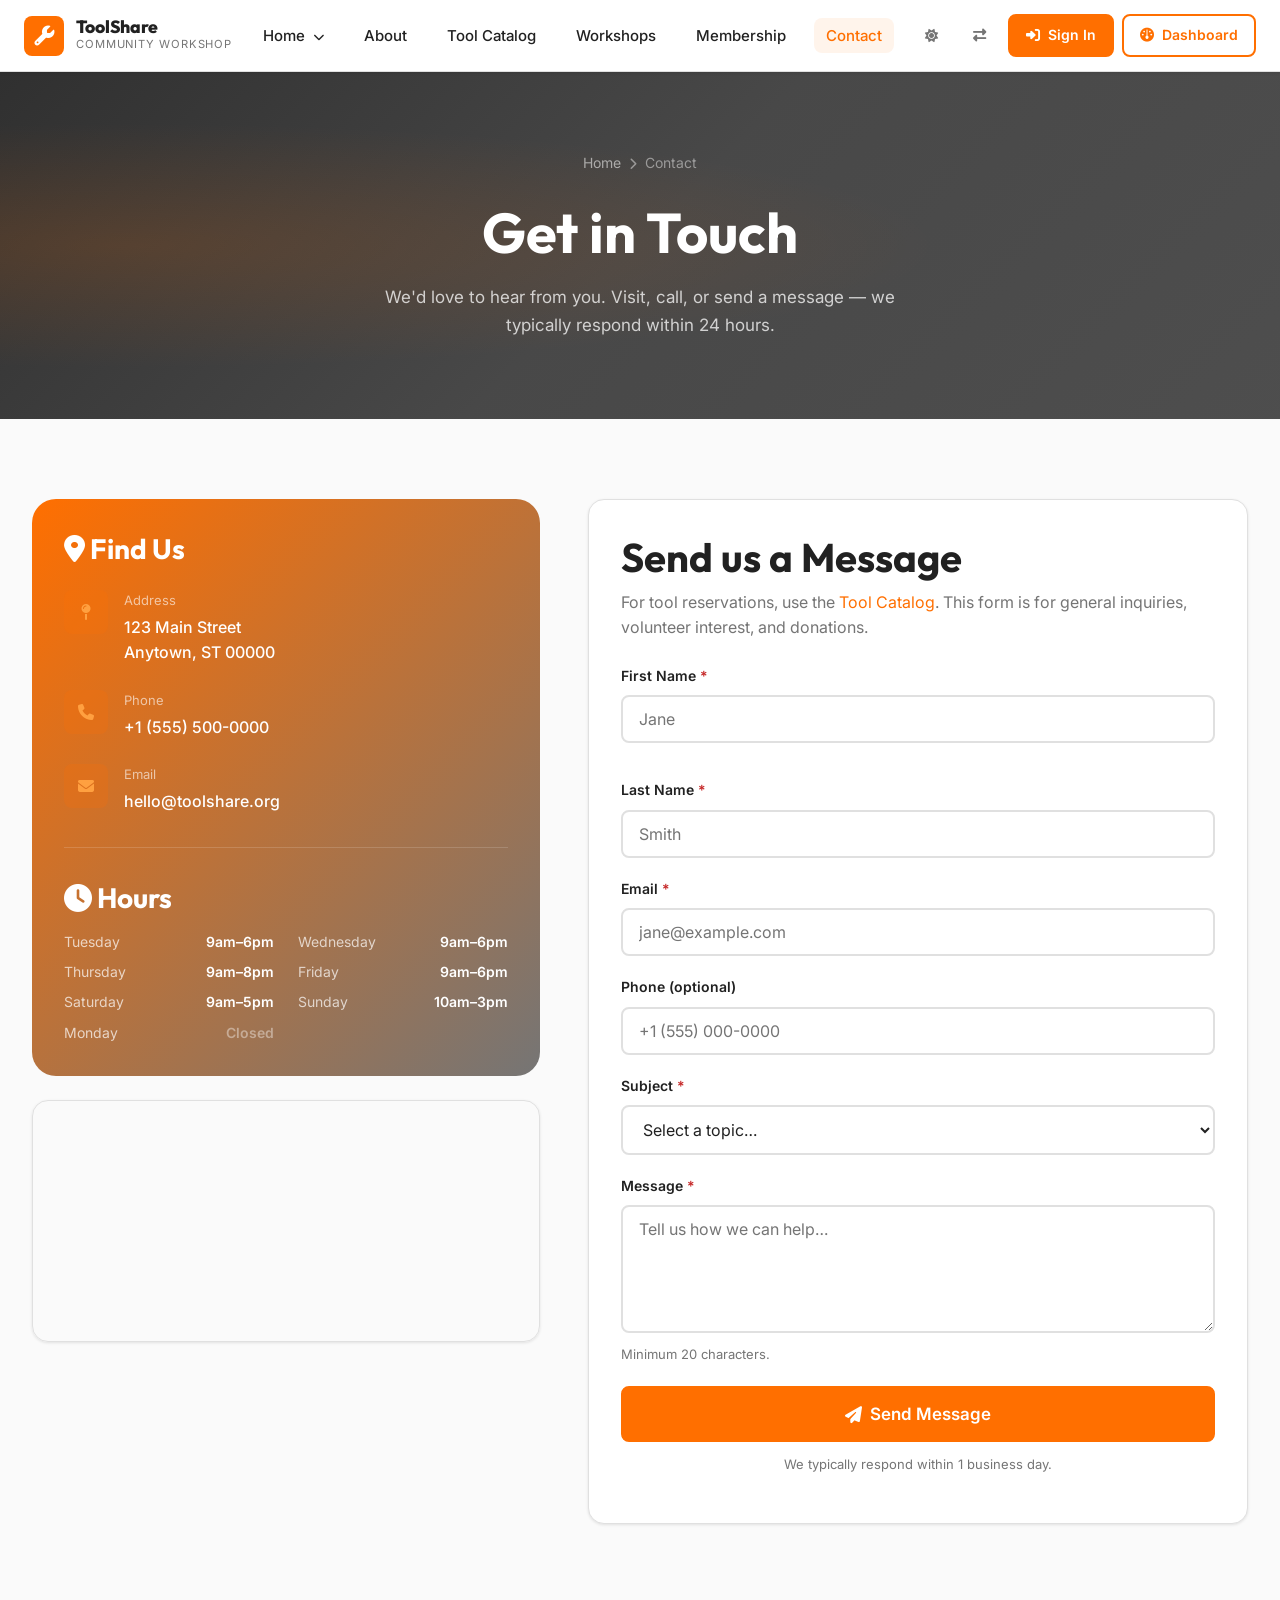
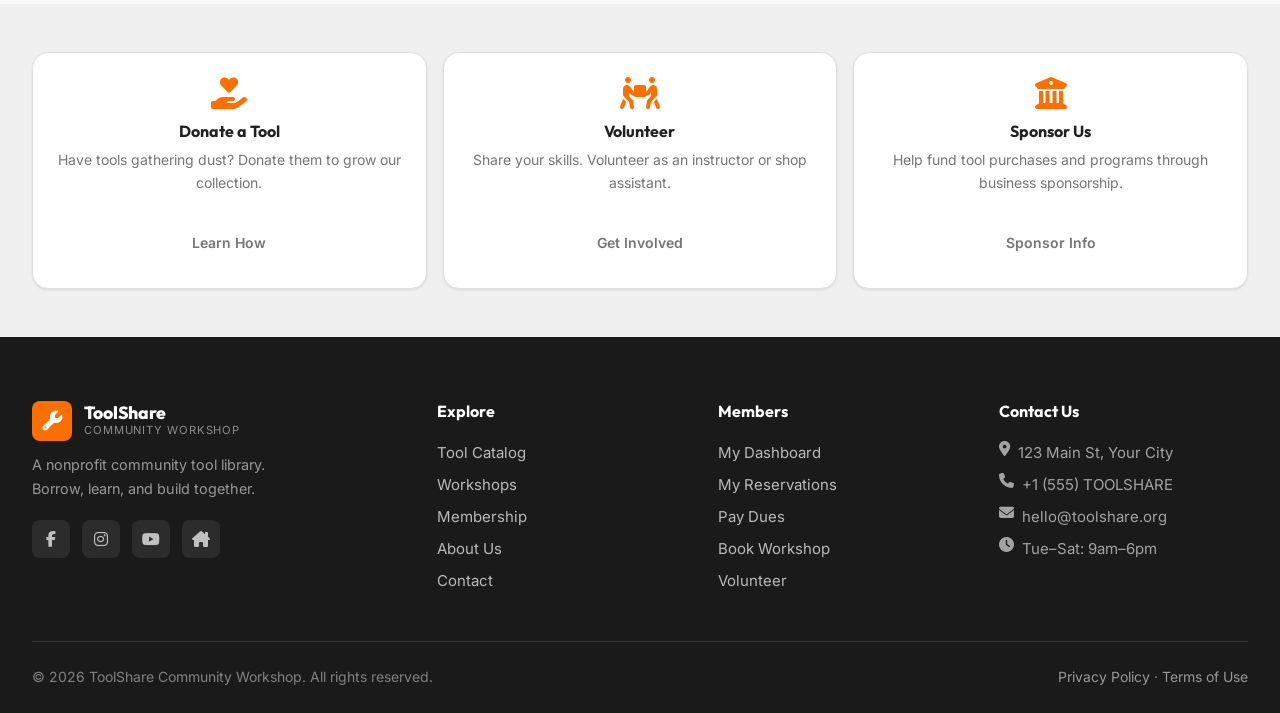
<file: pages/contact.html>
<!DOCTYPE html>
<html lang="en" data-theme="light" dir="ltr">

<head>
  <meta charset="UTF-8" />
  <meta name="viewport" content="width=device-width, initial-scale=1.0" />
  <title>Contact Us – ToolShare Community Workshop</title>
  <link rel="icon" type="image/svg+xml" href="../assets/images/favicon.svg" />
  <meta name="description"
    content="Get in touch with ToolShare. Visit us, call, or send a message. Find our location, hours, and contact form." />
  <link rel="preconnect" href="https://fonts.googleapis.com" />
  <link rel="preconnect" href="https://fonts.gstatic.com" crossorigin />
  <link
    href="https://fonts.googleapis.com/css2?family=Inter:wght@400;500;600;700&family=Outfit:wght@400;600;700;800&display=swap"
    rel="stylesheet" />
  <link rel="stylesheet" href="https://cdnjs.cloudflare.com/ajax/libs/font-awesome/6.5.0/css/all.min.css" />
  <link rel="stylesheet" href="../assets/css/style.css" />
  <link rel="stylesheet" href="../assets/css/dark-mode.css" />
  <link rel="stylesheet" href="../assets/css/rtl.css" />
  <style>
    .contact-grid {
      display: grid;
      grid-template-columns: 1fr 1.3fr;
      gap: var(--sp-12);
      align-items: start
    }

    .contact-info-card {
      background: linear-gradient(135deg, var(--color-accent), var(--color-text-muted));
      border-radius: var(--radius-xl);
      padding: var(--sp-8);
      color: #fff
    }

    .contact-info-card h3 {
      color: #fff;
      margin-bottom: var(--sp-6)
    }

    .contact-info-item {
      display: flex;
      gap: var(--sp-4);
      align-items: flex-start;
      margin-bottom: var(--sp-6)
    }

    .contact-info-icon {
      width: 44px;
      height: 44px;
      border-radius: var(--radius-md);
      background: rgba(255, 111, 0, .2);
      display: grid;
      place-items: center;
      color: var(--color-accent-light);
      flex-shrink: 0
    }

    .contact-info-label {
      font-size: .8125rem;
      color: rgba(255, 255, 255, .6);
      margin-bottom: var(--sp-1)
    }

    .contact-info-value {
      color: #fff;
      font-weight: 500
    }

    .hours-grid {
      display: grid;
      grid-template-columns: 1fr 1fr;
      gap: var(--sp-2) var(--sp-6);
      margin-top: var(--sp-4)
    }

    .hours-row {
      display: flex;
      justify-content: space-between;
      font-size: .875rem
    }

    .hours-row .day {
      color: rgba(255, 255, 255, .7)
    }

    .hours-row .time {
      font-weight: 600;
      color: #fff
    }

    .hours-row.closed .time {
      color: rgba(255, 255, 255, .4)
    }

    .map-placeholder {
      height: 240px;
      border-radius: var(--radius-lg);
      background: var(--color-bg-alt);
      border: 2px dashed var(--color-border);
      display: grid;
      place-items: center;
      margin-top: var(--sp-6);
      color: var(--color-text-muted);
      text-align: center;
      gap: var(--sp-2)
    }

    /* TODO: Replace with Google Maps iframe embed */
    @media(max-width:1023px) {
      .contact-grid {
        grid-template-columns: 1fr
      }
    }
  </style>
</head>

<body>
  <header role="banner">
    <nav class="navbar" aria-label="Main navigation">
      <div class="navbar__inner">
        <a class="navbar__brand" href="../index.html">
          <div class="navbar__logo"><i class="fa-solid fa-wrench"></i></div>
          <div>
            <div class="navbar__name">ToolShare</div>
            <div class="navbar__tagline">Community Workshop</div>
          </div>
        </a>
        <ul class="nav-links" role="list">
          <li class="dropdown">
            <a href="#" aria-haspopup="true" aria-expanded="false">Home <i class="fa-solid fa-chevron-down"
                style="font-size:0.75em;margin-left:4px;"></i></a>
            <ul class="dropdown-menu" aria-label="Home submenu">
              <li><a href="../index.html">Home 1</a></li>
              <li><a href="../index2.html">Home 2</a></li>
            </ul>
          </li>
          <li><a href="about.html">About</a></li>
          <li><a href="catalog.html">Tool Catalog</a></li>
          <li><a href="workshops.html">Workshops</a></li>
          <li><a href="membership.html">Membership</a></li>
          <li><a href="contact.html" class="active">Contact</a></li>
        </ul>
        <div class="nav-ctrls">
          <button class="icon-btn" id="themeToggle" aria-label="Toggle dark mode"><i
              class="fa-solid fa-sun icon-sun"></i><i class="fa-solid fa-moon icon-moon"></i></button>
          <button class="icon-btn" id="rtlToggle" title="Switch to RTL" aria-label="Toggle RTL"><i
              class="fa-solid fa-right-left"></i></button>
          <a href="login.html" class="btn btn-primary btn-sm hd"><i class="fa-solid fa-right-to-bracket"></i>Sign In</a>
          <a href="../dashboard/user.html" class="btn btn-outline btn-sm hd"><i class="fa-solid fa-gauge"></i>Dashboard</a>
          <button class="hamburger" id="hamburger" aria-expanded="false" aria-controls="navDrawer"
            aria-label="Open menu"><span></span><span></span><span></span></button>
        </div>
      </div>
    </nav>
    <div class="nav-drawer" id="navDrawer" role="navigation">
      <a href="../index.html"><i class="fa-solid fa-house"></i> Home 1</a>
      <a href="../index2.html"><i class="fa-solid fa-house"></i> Home 2</a>
      <a href="about.html"><i class="fa-solid fa-circle-info"></i> About</a>
      <a href="catalog.html"><i class="fa-solid fa-toolbox"></i> Tool Catalog</a>
      <a href="workshops.html"><i class="fa-solid fa-calendar-days"></i> Workshops</a>
      <a href="membership.html"><i class="fa-solid fa-id-card"></i> Membership</a>
      <a href="contact.html" class="active"><i class="fa-solid fa-envelope"></i> Contact</a>
      <a href="login.html"><i class="fa-solid fa-right-to-bracket"></i> Sign In</a>
      <a href="../dashboard/user.html"><i class="fa-solid fa-gauge"></i> Dashboard</a>
    </div>
  </header>

  <main id="main-content">
    <section class="page-hero"
      style="--page-hero-bg:url('https://images.unsplash.com/photo-1596524430615-b46475ddff6e?w=1400&h=500&fit=crop&q=80')"
      aria-labelledby="contact-heading">
      <div class="container">
        <nav class="breadcrumb" aria-label="Breadcrumb" style="justify-content:center">
          <a href="../index.html">Home</a>
          <span class="breadcrumb__sep"><i class="fa-solid fa-chevron-right"></i></span>
          <span aria-current="page">Contact</span>
        </nav>
        <h1>Get in Touch</h1>
        <p>We'd love to hear from you. Visit, call, or send a message — we typically respond within 24 hours.</p>
      </div>
    </section>

    <section class="section">
      <div class="container">
        <div class="contact-grid">
          <!-- Contact Info -->
          <div class="reveal-left">
            <div class="contact-info-card">
              <h3><i class="fa-solid fa-location-dot"></i> Find Us</h3>
              <div class="contact-info-item">
                <div class="contact-info-icon"><i class="fa-solid fa-map-pin"></i></div>
                <div>
                  <div class="contact-info-label">Address</div>
                  <div class="contact-info-value">123 Main Street<br>Anytown, ST 00000</div>
                </div>
              </div>
              <div class="contact-info-item">
                <div class="contact-info-icon"><i class="fa-solid fa-phone"></i></div>
                <div>
                  <div class="contact-info-label">Phone</div>
                  <div class="contact-info-value"><a href="tel:+15555000000" style="color:#fff">+1 (555) 500-0000</a>
                  </div>
                </div>
              </div>
              <div class="contact-info-item">
                <div class="contact-info-icon"><i class="fa-solid fa-envelope"></i></div>
                <div>
                  <div class="contact-info-label">Email</div>
                  <div class="contact-info-value"><a href="mailto:hello@toolshare.org"
                      style="color:#fff">hello@toolshare.org</a></div>
                </div>
              </div>
              <div class="divider" style="background:rgba(255,255,255,.15)"></div>
              <h3 style="margin-bottom:var(--sp-4)"><i class="fa-solid fa-clock"></i> Hours</h3>
              <div class="hours-grid">
                <div class="hours-row"><span class="day">Tuesday</span><span class="time">9am–6pm</span></div>
                <div class="hours-row"><span class="day">Wednesday</span><span class="time">9am–6pm</span></div>
                <div class="hours-row"><span class="day">Thursday</span><span class="time">9am–8pm</span></div>
                <div class="hours-row"><span class="day">Friday</span><span class="time">9am–6pm</span></div>
                <div class="hours-row"><span class="day">Saturday</span><span class="time">9am–5pm</span></div>
                <div class="hours-row"><span class="day">Sunday</span><span class="time">10am–3pm</span></div>
                <div class="hours-row closed"><span class="day">Monday</span><span class="time">Closed</span></div>
              </div>
            </div>
            <!-- Interactive Map -->
            <div style="margin-top:var(--sp-6); border-radius: var(--radius-lg); overflow: hidden; box-shadow: var(--shadow-sm); border: 1px solid var(--color-border);">
              <iframe 
                src="https://www.google.com/maps/embed?pb=!1m18!1m12!1m3!1d193595.15830869428!2d-74.119763973046!3d40.69740344223377!2m3!1f0!2f0!3f0!3m2!1i1024!2i768!4f13.1!3m3!1m2!1s0x89c24fa5d33f083b%3A0xc80b8f06e177fe62!2sNew%20York%2C%20NY!5e0!3m2!1sen!2sus!4v1683935398416!5m2!1sen!2sus" 
                width="100%" 
                height="240" 
                style="border:0; display:block;" 
                allowfullscreen="" 
                loading="lazy" 
                referrerpolicy="no-referrer-when-downgrade"
                title="Google Maps Location">
              </iframe>
            </div>
          </div>

          <!-- Contact Form -->
          <div class="reveal-right">
            <div class="card" style="padding:var(--sp-8)">
              <h2 style="margin-bottom:var(--sp-2)">Send us a Message</h2>
              <p style="color:var(--color-text-muted);margin-bottom:var(--sp-6)">For tool reservations, use the <a
                  href="catalog.html">Tool Catalog</a>. This form is for general inquiries, volunteer interest, and
                donations.</p>
              <!-- TODO: Replace action with Formspree/Netlify Forms endpoint -->
              <form id="contactForm" data-validate action="https://formspree.io/f/YOUR_FORM_ID" method="POST"
                aria-label="Contact form">
                <div class="grid grid-2" style="gap:var(--sp-4)">
                  <div class="form-group">
                    <label for="ctFname" class="form-label">First Name <span class="required"
                        aria-hidden="true">*</span></label>
                    <input type="text" id="ctFname" name="fname" class="form-control" placeholder="Jane"
                      data-rules="required" aria-required="true" />
                    <span class="form-error" role="alert"></span>
                  </div>
                  <div class="form-group">
                    <label for="ctLname" class="form-label">Last Name <span class="required"
                        aria-hidden="true">*</span></label>
                    <input type="text" id="ctLname" name="lname" class="form-control" placeholder="Smith"
                      data-rules="required" aria-required="true" />
                    <span class="form-error" role="alert"></span>
                  </div>
                </div>
                <div class="form-group">
                  <label for="ctEmail" class="form-label">Email <span class="required"
                      aria-hidden="true">*</span></label>
                  <input type="email" id="ctEmail" name="email" class="form-control" placeholder="jane@example.com"
                    data-rules="required|email" aria-required="true" autocomplete="email" />
                  <span class="form-error" role="alert"></span>
                </div>
                <div class="form-group">
                  <label for="ctPhone" class="form-label">Phone (optional)</label>
                  <input type="tel" id="ctPhone" name="phone" class="form-control" placeholder="+1 (555) 000-0000"
                    data-rules="phone" autocomplete="tel" />
                  <span class="form-error" role="alert"></span>
                </div>
                <div class="form-group">
                  <label for="ctSubject" class="form-label">Subject <span class="required"
                      aria-hidden="true">*</span></label>
                  <select id="ctSubject" name="subject" class="form-control" data-rules="nonempty" aria-required="true">
                    <option value="">Select a topic…</option>
                    <option>General Inquiry</option>
                    <option>Membership Question</option>
                    <option>Volunteer Interest</option>
                    <option>Tool Donation</option>
                    <option>Workshop Proposal</option>
                    <option>Partnership / Sponsorship</option>
                    <option>Press / Media</option>
                  </select>
                  <span class="form-error" role="alert"></span>
                </div>
                <div class="form-group">
                  <label for="ctMessage" class="form-label">Message <span class="required"
                      aria-hidden="true">*</span></label>
                  <textarea id="ctMessage" name="message" class="form-control" rows="5"
                    placeholder="Tell us how we can help…" data-rules="required|minLength:20"
                    aria-required="true"></textarea>
                  <span class="form-error" role="alert"></span>
                  <span class="form-hint">Minimum 20 characters.</span>
                </div>
                <button type="submit" class="btn btn-primary btn-lg w-full">
                  <i class="fa-solid fa-paper-plane" aria-hidden="true"></i>Send Message
                </button>
                <p class="form-hint text-center" style="margin-top:var(--sp-3)">We typically respond within 1 business
                  day.</p>
              </form>
            </div>
          </div>
        </div>
      </div>
    </section>

    <!-- Quick Actions -->
    <section class="section-sm section-bg-alt">
      <div class="container">
        <div class="grid grid-3" style="gap:var(--sp-4)">
          <div class="card reveal" style="padding:var(--sp-6);text-align:center">
            <i class="fa-solid fa-hand-holding-heart"
              style="font-size:2rem;color:var(--color-accent);margin-bottom:var(--sp-3)"></i>
            <h3 style="font-size:1rem;margin-bottom:var(--sp-2)">Donate a Tool</h3>
            <p style="font-size:.875rem;color:var(--color-text-muted)">Have tools gathering dust? Donate them to grow
              our collection.</p>
            <a href="#" class="btn btn-ghost btn-sm" style="margin-top:var(--sp-3)">Learn How</a>
          </div>
          <div class="card reveal" style="padding:var(--sp-6);text-align:center">
            <i class="fa-solid fa-people-carry-box"
              style="font-size:2rem;color:var(--color-accent);margin-bottom:var(--sp-3)"></i>
            <h3 style="font-size:1rem;margin-bottom:var(--sp-2)">Volunteer</h3>
            <p style="font-size:.875rem;color:var(--color-text-muted)">Share your skills. Volunteer as an instructor or
              shop assistant.</p>
            <a href="#" class="btn btn-ghost btn-sm" style="margin-top:var(--sp-3)">Get Involved</a>
          </div>
          <div class="card reveal" style="padding:var(--sp-6);text-align:center">
            <i class="fa-solid fa-building-columns"
              style="font-size:2rem;color:var(--color-accent);margin-bottom:var(--sp-3)"></i>
            <h3 style="font-size:1rem;margin-bottom:var(--sp-2)">Sponsor Us</h3>
            <p style="font-size:.875rem;color:var(--color-text-muted)">Help fund tool purchases and programs through
              business sponsorship.</p>
            <a href="#" class="btn btn-ghost btn-sm" style="margin-top:var(--sp-3)">Sponsor Info</a>
          </div>
        </div>
      </div>
    </section>
  </main>

  <footer class="footer" role="contentinfo">
    <div class="container">
      <div class="grid footer__grid" style="grid-template-columns:1.5fr 1fr 1fr 1fr;gap:var(--sp-8)">
        <div class="footer__brand">
          <a class="navbar__brand" href="../index.html" aria-label="ToolShare Home">
            <div class="navbar__logo" aria-hidden="true"><i class="fa-solid fa-wrench"></i></div>
            <div>
              <div class="navbar__name">ToolShare</div>
              <div class="navbar__tagline">Community Workshop</div>
            </div>
          </a>
          <p>A nonprofit community tool library. Borrow, learn, and build together.</p>
          <div class="social-links" style="margin-top:var(--sp-5)">
            <a href="#" aria-label="Facebook"><i class="fa-brands fa-facebook-f" aria-hidden="true"></i></a>
            <a href="#" aria-label="Instagram"><i class="fa-brands fa-instagram" aria-hidden="true"></i></a>
            <a href="#" aria-label="YouTube"><i class="fa-brands fa-youtube" aria-hidden="true"></i></a>
            <a href="#" aria-label="Nextdoor"><i class="fa-solid fa-house-chimney" aria-hidden="true"></i></a>
          </div>
        </div>
        <div>
          <h4>Explore</h4>
          <ul class="footer__links">
            <li><a href="catalog.html">Tool Catalog</a></li>
            <li><a href="workshops.html">Workshops</a></li>
            <li><a href="membership.html">Membership</a></li>
            <li><a href="about.html">About Us</a></li>
            <li><a href="contact.html">Contact</a></li>
          </ul>
        </div>
        <div>
          <h4>Members</h4>
          <ul class="footer__links">
            <li><a href="../dashboard/user.html">My Dashboard</a></li>
            <li><a href="../dashboard/user.html#reservations">My Reservations</a></li>
            <li><a href="../dashboard/user.html#dues">Pay Dues</a></li>
            <li><a href="workshops.html">Book Workshop</a></li>
            <li><a href="#">Volunteer</a></li>
          </ul>
        </div>
        <div>
          <h4>Contact Us</h4>
          <ul class="footer__links">
            <li><i class="fa-solid fa-location-dot" aria-hidden="true"></i> 123 Main St, Your City</li>
            <li><i class="fa-solid fa-phone" aria-hidden="true"></i> +1 (555) TOOLSHARE</li>
            <li><i class="fa-solid fa-envelope" aria-hidden="true"></i> hello@toolshare.org</li>
            <li><i class="fa-solid fa-clock" aria-hidden="true"></i> Tue–Sat: 9am–6pm</li>
          </ul>
        </div>
      </div>
      <div class="footer__bottom">
        <p>&copy; 2026 ToolShare Community Workshop. All rights reserved.</p>
        <p><a href="#">Privacy Policy</a> · <a href="#">Terms of Use</a></p>
      </div>
    </div>
  </footer>
  <div class="toast-container" aria-live="polite"></div>
  <script src="../assets/js/main.js"></script>
  <script>
    document.getElementById('contactForm')?.addEventListener('submit', function (e) {
      e.preventDefault();
      // TODO: Hook into Formspree via fetch() for AJAX submission
      const Toast = {
        container: document.querySelector('.toast-container'),
        show(msg, type) {
          const t = document.createElement('div'); t.className = `toast ${type}`;
          t.innerHTML = `<i class="fa-solid fa-circle-check toast-icon"></i><span class="toast-msg">${msg}</span>`;
          this.container.appendChild(t); setTimeout(() => t.remove(), 5000);
        }
      };
      Toast.show("Message sent! We'll reply within 1 business day.", 'success');
      this.reset();
    });
  </script>
</body>

</html>
</file>
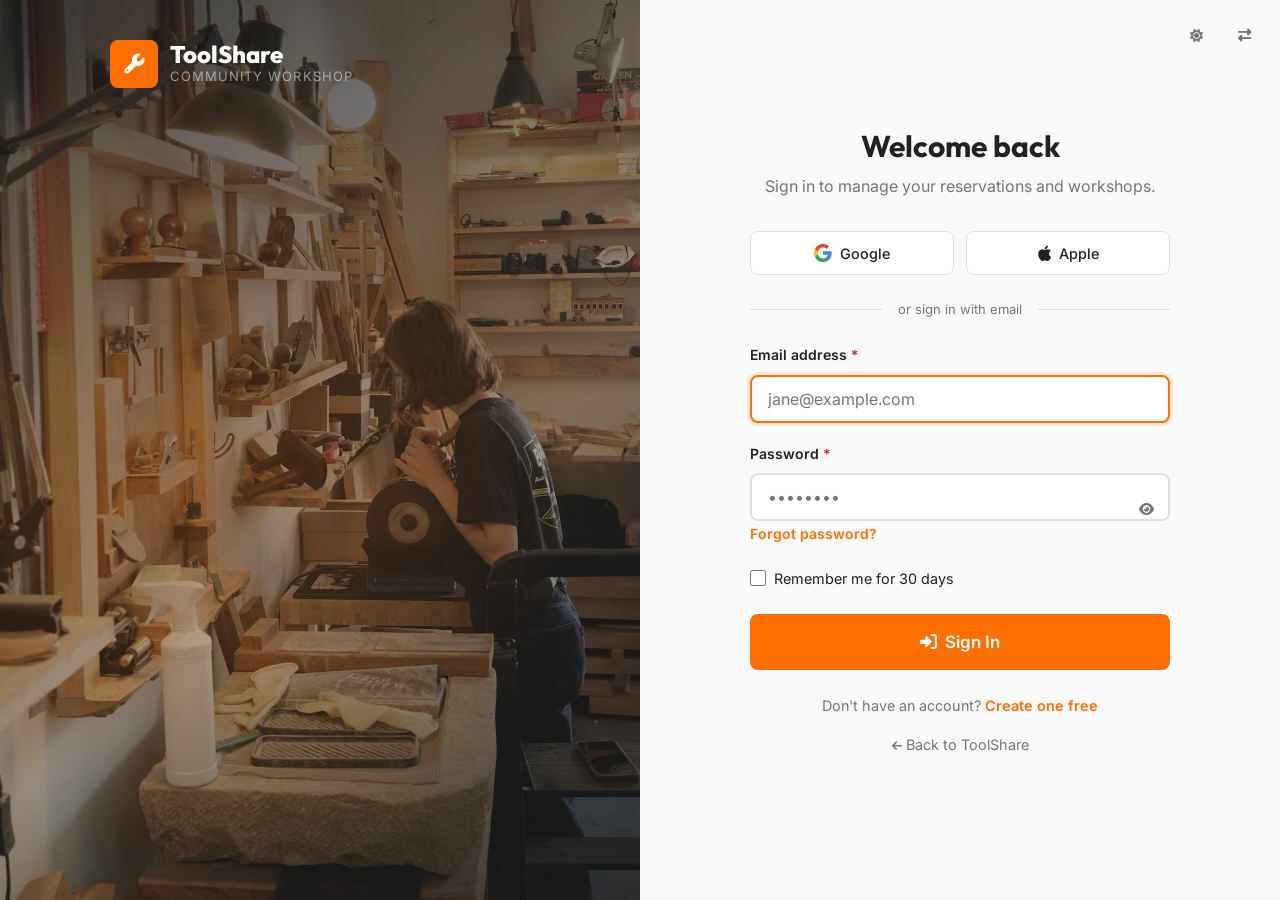
<file: pages/login.html>
<!DOCTYPE html>
<html lang="en" data-theme="light" dir="ltr">
<head>
  <meta charset="UTF-8"/>
  <meta name="viewport" content="width=device-width, initial-scale=1.0"/>
  <title>Sign In – ToolShare Community Workshop</title>
  <link rel="icon" type="image/svg+xml" href="../assets/images/favicon.svg" />
  <meta name="description" content="Sign in to your ToolShare account to manage reservations, browse tools, and access member workshops."/>
  <meta name="robots" content="noindex"/>
  <link rel="preconnect" href="https://fonts.googleapis.com"/>
  <link rel="preconnect" href="https://fonts.gstatic.com" crossorigin/>
  <link href="https://fonts.googleapis.com/css2?family=Inter:wght@400;500;600;700&family=Outfit:wght@400;600;700;800&display=swap" rel="stylesheet"/>
  <link rel="stylesheet" href="https://cdnjs.cloudflare.com/ajax/libs/font-awesome/6.5.0/css/all.min.css"/>
  <link rel="stylesheet" href="../assets/css/style.css"/>
  <link rel="stylesheet" href="../assets/css/dark-mode.css"/>
  <link rel="stylesheet" href="../assets/css/rtl.css"/>
  <style>
    /* ── Auth Layout ── */
    body { min-height: 100vh; display: flex; flex-direction: column; }

    .auth-wrap {
      flex: 1; display: grid;
      grid-template-columns: 1fr 1fr;
      min-height: 100vh;
    }

    /* ── Left brand panel ── */
    .auth-panel {
      background: linear-gradient(145deg, rgba(26,26,26,0.85) 0%, rgba(46,46,46,0.4) 60%, rgba(26,26,26,0.85) 100%), url('../assets/images/hero.jpg') center/cover no-repeat;
      display: flex; flex-direction: column;
      padding: var(--sp-10) var(--sp-12);
      position: relative; overflow: hidden;
    }
    .auth-panel-inner {
      width: 100%; max-width: 420px; margin: 0 auto;
      flex: 1; display: flex; flex-direction: column; justify-content: space-between;
    }
    .auth-panel::before {
      content: '';
      position: absolute; inset: 0;
      background: radial-gradient(ellipse at 30% 50%, rgba(255,111,0,.18) 0%, transparent 65%);
      pointer-events: none;
    }
    .auth-panel-brand { position: relative; z-index: 1; }
    .auth-panel-brand a { display: flex; align-items: center; gap: var(--sp-3); text-decoration: none; }
    .auth-panel-brand .navbar__logo {
      width: 48px; height: 48px; background: var(--color-accent);
      border-radius: var(--radius-md); display: grid; place-items: center;
      color: #fff; font-size: 1.25rem; flex-shrink: 0;
    }
    .auth-panel-brand .navbar__name  { color: #fff; font-family: var(--font-head); font-size: 1.5rem; font-weight: 800; line-height: 1; }
    .auth-panel-brand .navbar__tagline { color: rgba(255,255,255,.5); font-size: .8125rem; }

    .auth-panel-content { position: relative; z-index: 1; }
    .auth-panel-content h2 {
      color: #fff; font-size: 2rem; font-weight: 800;
      margin-bottom: var(--sp-4); line-height: 1.2;
    }
    .auth-panel-content h2 span { color: var(--color-accent); }
    .auth-panel-content p { color: rgba(255,255,255,.6); font-size: 1rem; margin-bottom: var(--sp-8); }

    .auth-panel-stats { display: flex; gap: var(--sp-8); }
    .auth-stat { color: #fff; }
    .auth-stat strong { display: block; font-size: 1.75rem; font-weight: 800; color: var(--color-accent); }
    .auth-stat span { font-size: .8125rem; color: rgba(255,255,255,.5); }

    .auth-testimonial {
      position: relative; z-index: 1;
      background: rgba(255,255,255,.05);
      border: 1px solid rgba(255,255,255,.1);
      border-radius: var(--radius-lg);
      padding: var(--sp-6);
    }
    .auth-testimonial blockquote { color: rgba(255,255,255,.8); font-size: .9375rem; font-style: italic; margin-bottom: var(--sp-4); }
    .auth-testimonial-author { display: flex; align-items: center; gap: var(--sp-3); }
    .auth-testimonial-author img { width: 40px; height: 40px; border-radius: 50%; border: 2px solid var(--color-accent); }
    .auth-testimonial-author strong { color: #fff; font-size: .9rem; display: block; }
    .auth-testimonial-author span { color: rgba(255,255,255,.45); font-size: .8125rem; }

    /* ── Right form panel ── */
    .auth-form-wrap {
      display: flex; flex-direction: column;
      justify-content: center; align-items: center;
      padding: var(--sp-10) var(--sp-12);
      background: var(--color-bg);
    }
    .auth-form-inner { width: 100%; max-width: 420px; }

    .auth-form-header { margin-bottom: var(--sp-8); text-align: center; }
    .auth-form-header h1 { font-size: 1.875rem; margin-bottom: var(--sp-2); }
    .auth-form-header p  { color: var(--color-text-muted); }

    /* Top bar for mobile - links back to site */
    .auth-topbar {
      display: none; padding: var(--sp-4) var(--sp-5);
      background: var(--color-surface); border-bottom: 1px solid var(--color-border);
      align-items: center; justify-content: space-between;
    }

    /* Social divider */
    .auth-divider {
      display: flex; align-items: center; justify-content: center; gap: var(--sp-4);
      margin: var(--sp-6) 0; color: var(--color-text-muted); font-size: .8125rem;
    }
    .auth-divider::before, .auth-divider::after {
      content: ''; flex: 1; height: 1px; background: var(--color-border);
    }

    /* Social buttons */
    .social-auth { display: flex; gap: var(--sp-3); margin-bottom: var(--sp-6); }
    .social-auth-btn {
      flex: 1; display: flex; align-items: center; justify-content: center; gap: var(--sp-2);
      padding: var(--sp-3); border: 1px solid var(--color-border);
      border-radius: var(--radius-md); background: var(--color-surface);
      color: var(--color-text); font-size: .9rem; font-weight: 500;
      cursor: pointer; transition: all var(--transition); text-decoration: none;
    }
    .social-auth-btn:hover { background: var(--color-bg-alt); border-color: var(--color-accent); }

    /* Password field wrapper */
    .input-icon-wrap { position: relative; }
    .input-icon-wrap .form-control { padding-right: 44px; }
    .input-icon-wrap .toggle-pwd {
      position: absolute; right: 12px; top: 50%; transform: translateY(-50%);
      color: var(--color-text-muted); cursor: pointer; background: none; border: none;
      padding: 4px; display: grid; place-items: center;
    }
    .input-icon-wrap .toggle-pwd:hover { color: var(--color-accent); }

    /* Remember me row */
    .form-row-split { display: flex; align-items: center; justify-content: space-between; gap: var(--sp-4); flex-wrap: wrap; }
    .checkbox-label { display: flex; align-items: center; gap: var(--sp-2); font-size: .9rem; cursor: pointer; }
    .checkbox-label input[type="checkbox"] { width: 16px; height: 16px; accent-color: var(--color-accent); cursor: pointer; }

    /* Auth footer note */
    .auth-footer-note { text-align: center; font-size: .9rem; color: var(--color-text-muted); margin-top: var(--sp-6); }
    .auth-footer-note a { color: var(--color-accent); font-weight: 600; text-decoration: none; }
    .auth-footer-note a:hover { text-decoration: underline; }

    /* Theme toggle in corner */
    .auth-corner-ctrls {
      position: fixed; top: var(--sp-4); right: var(--sp-4);
      display: flex; gap: var(--sp-2); z-index: 100;
    }

    /* Responsive */
    @media(max-width: 899px) {
      .auth-wrap { grid-template-columns: 1fr; }
      .auth-panel { display: none; }
      .auth-topbar { display: flex; }
      .auth-form-wrap { padding: var(--sp-8) var(--sp-6); }
    }
    @media(max-width: 479px) {
      .auth-form-wrap { padding: var(--sp-6) var(--sp-4); }
      .social-auth { flex-direction: column; }
    }
  </style>
</head>
<body>

<!-- Theme / RTL controls (floating) -->
<div class="auth-corner-ctrls" role="toolbar" aria-label="Display controls">
  <button class="icon-btn" id="themeToggle" aria-label="Toggle dark mode" aria-pressed="false">
    <i class="fa-solid fa-sun icon-sun" aria-hidden="true"></i>
    <i class="fa-solid fa-moon icon-moon" aria-hidden="true"></i>
  </button>
  <button class="icon-btn" id="rtlToggle" aria-label="Toggle RTL layout">
    <i class="fa-solid fa-right-left" aria-hidden="true"></i>
  </button>
</div>

<!-- Mobile top bar -->
<div class="auth-topbar" role="banner">
  <a href="../index.html" style="display:flex;align-items:center;gap:var(--sp-2);font-weight:700;color:var(--color-text);text-decoration:none">
    <div style="width:32px;height:32px;background:var(--color-accent);border-radius:var(--radius-sm);display:grid;place-items:center;color:#fff;font-size:.875rem">
      <i class="fa-solid fa-wrench" aria-hidden="true"></i>
    </div>
    ToolShare
  </a>
  <!-- <a href="../index.html" class="btn btn-ghost btn-sm"><i class="fa-solid fa-arrow-left"></i>Back to Site</a> -->
</div>

<div class="auth-wrap">
  <!-- ── Left Brand Panel ── -->
  <aside class="auth-panel" aria-label="ToolShare branding">
    <div class="auth-panel-inner">
      <div class="auth-panel-brand">
      <a href="../index.html" aria-label="ToolShare Home">
        <div class="navbar__logo" aria-hidden="true"><i class="fa-solid fa-wrench"></i></div>
        <div>
          <div class="navbar__name">ToolShare</div>
          <div class="navbar__tagline">Community Workshop</div>
        </div>
      </a>
    </div>


    </div>
  </aside>

  <!-- ── Right Form Panel ── -->
  <main class="auth-form-wrap" id="main-content">
    <div class="auth-form-inner">
      <div class="auth-form-header">
        <h1>Welcome back</h1>
        <p>Sign in to manage your reservations and workshops.</p>
      </div>

      <!-- Social Login -->
      <div class="social-auth" role="group" aria-label="Social sign-in options">
        <!-- TODO: Integrate Google OAuth / Apple Sign-In -->
        <button class="social-auth-btn" type="button" aria-label="Continue with Google">
          <svg width="18" height="18" viewBox="0 0 18 18" aria-hidden="true">
            <path fill="#4285F4" d="M17.64 9.2c0-.637-.057-1.25-.164-1.84H9v3.481h4.844a4.14 4.14 0 01-1.796 2.716v2.259h2.908c1.702-1.567 2.684-3.875 2.684-6.615z"/>
            <path fill="#34A853" d="M9 18c2.43 0 4.467-.806 5.956-2.18l-2.909-2.259c-.806.54-1.837.86-3.047.86-2.344 0-4.328-1.584-5.036-3.711H.957v2.332A8.997 8.997 0 009 18z"/>
            <path fill="#FBBC05" d="M3.964 10.71A5.41 5.41 0 013.682 9c0-.593.102-1.17.282-1.71V4.958H.957A8.996 8.996 0 000 9c0 1.452.348 2.827.957 4.042l3.007-2.332z"/>
            <path fill="#EA4335" d="M9 3.58c1.321 0 2.508.454 3.44 1.345l2.582-2.58C13.463.891 11.426 0 9 0A8.997 8.997 0 00.957 4.958L3.964 7.29C4.672 5.163 6.656 3.58 9 3.58z"/>
          </svg>
          Google
        </button>
        <button class="social-auth-btn" type="button" aria-label="Continue with Apple">
          <i class="fa-brands fa-apple" style="font-size:1.1rem" aria-hidden="true"></i>
          Apple
        </button>
      </div>

      <div class="auth-divider" role="separator"><span>or sign in with email</span></div>

      <!-- Login Form -->
      <form id="loginForm" data-validate action="#" method="POST" aria-label="Email sign-in form" novalidate>
        <div class="form-group">
          <label for="loginEmail" class="form-label">
            Email address <span class="required" aria-hidden="true">*</span>
          </label>
          <input
            type="email" id="loginEmail" name="email" class="form-control"
            placeholder="jane@example.com" data-rules="required|email"
            aria-required="true" autocomplete="email" autofocus/>
          <span class="form-error" role="alert"></span>
        </div>

        <div class="form-group">
          <div class="form-row-split" style="margin-bottom:var(--sp-2)">
            <label for="loginPassword" class="form-label" style="margin:0">
              Password <span class="required" aria-hidden="true">*</span>
            </label>
          </div>
          <div class="input-icon-wrap">
            <input
              type="password" id="loginPassword" name="password" class="form-control"
              placeholder="••••••••" data-rules="required|minLength:8"
              aria-required="true" autocomplete="current-password"/>
            <button type="button" class="toggle-pwd" aria-label="Show or hide password" id="toggleLoginPwd">
              <i class="fa-solid fa-eye" aria-hidden="true" id="loginEyeIcon"></i>
            </button>
            <a href="#" style="font-size:.875rem;color:var(--color-accent);font-weight:600;text-decoration:none" id="forgotLink">Forgot password?</a>
          </div>
          <span class="form-error" role="alert"></span>
        </div>

        <div class="form-row-split" style="margin-bottom:var(--sp-6)">
          <label class="checkbox-label">
            <input type="checkbox" id="rememberMe" name="remember"/>
            Remember me for 30 days
          </label>
        </div>

        <button type="submit" class="btn btn-primary w-full btn-lg" id="loginSubmit">
          <i class="fa-solid fa-right-to-bracket" aria-hidden="true"></i>Sign In
        </button>
      </form>

      <p class="auth-footer-note">
        Don't have an account? <a href="register.html">Create one free</a>
      </p>
      <p class="auth-footer-note" style="margin-top:var(--sp-3)">
        <a href="../index.html" style="color:var(--color-text-muted);font-weight:400"><i class="fa-solid fa-arrow-left" style="font-size:.8em"></i> Back to ToolShare</a>
      </p>
    </div>
  </main>
</div>

<!-- Forgot Password Modal -->
<div class="modal-overlay" id="forgotModal" role="dialog" aria-modal="true" aria-labelledby="forgotTitle" aria-hidden="true">
  <div class="modal" style="max-width:420px">
    <div class="modal__header">
      <h3 id="forgotTitle"><i class="fa-solid fa-key"></i> Reset Password</h3>
      <button class="modal__close" data-modal-close aria-label="Close"><i class="fa-solid fa-xmark"></i></button>
    </div>
    <p style="color:var(--color-text-muted);margin-bottom:var(--sp-5)">Enter your email and we'll send you a link to reset your password.</p>
    <form data-validate aria-label="Password reset form">
      <div class="form-group">
        <label for="forgotEmail" class="form-label">Email address <span class="required">*</span></label>
        <input type="email" id="forgotEmail" name="email" class="form-control" placeholder="jane@example.com" data-rules="required|email" aria-required="true"/>
        <span class="form-error" role="alert"></span>
      </div>
      <button type="submit" class="btn btn-primary w-full"><i class="fa-solid fa-paper-plane"></i>Send Reset Link</button>
    </form>
  </div>
</div>

<div class="toast-container" aria-live="polite"></div>
<script src="../assets/js/main.js"></script>
<script>
  // Show/hide password
  document.getElementById('toggleLoginPwd')?.addEventListener('click', function() {
    const pwd = document.getElementById('loginPassword');
    const icon = document.getElementById('loginEyeIcon');
    const isHidden = pwd.type === 'password';
    pwd.type = isHidden ? 'text' : 'password';
    icon.className = isHidden ? 'fa-solid fa-eye-slash' : 'fa-solid fa-eye';
    this.setAttribute('aria-label', isHidden ? 'Hide password' : 'Show password');
  });

  // Forgot password link → open modal
  document.getElementById('forgotLink')?.addEventListener('click', e => {
    e.preventDefault();
    document.getElementById('forgotModal')?.classList.add('open');
    document.getElementById('forgotModal')?.removeAttribute('aria-hidden');
    document.getElementById('forgotEmail')?.focus();
  });

  // Login form submit
  document.getElementById('loginForm')?.addEventListener('submit', function(e) {
    e.preventDefault();
    // TODO: Replace with real auth API call (JWT / session)
    const btn = document.getElementById('loginSubmit');
    btn.disabled = true;
    btn.innerHTML = '<i class="fa-solid fa-spinner fa-spin"></i> Signing in…';
    setTimeout(() => {
      // Simulate success → redirect to dashboard
      window.location.href = '../dashboard/user.html';
    }, 1200);
  });

  // Forgot form submit
  document.querySelector('#forgotModal form')?.addEventListener('submit', function(e) {
    e.preventDefault();
    window.Toast?.show('Reset link sent! Check your email inbox.', 'success');
    document.getElementById('forgotModal')?.classList.remove('open');
    document.getElementById('forgotModal')?.setAttribute('aria-hidden', 'true');
  });
</script>
</body>
</html>
</file>
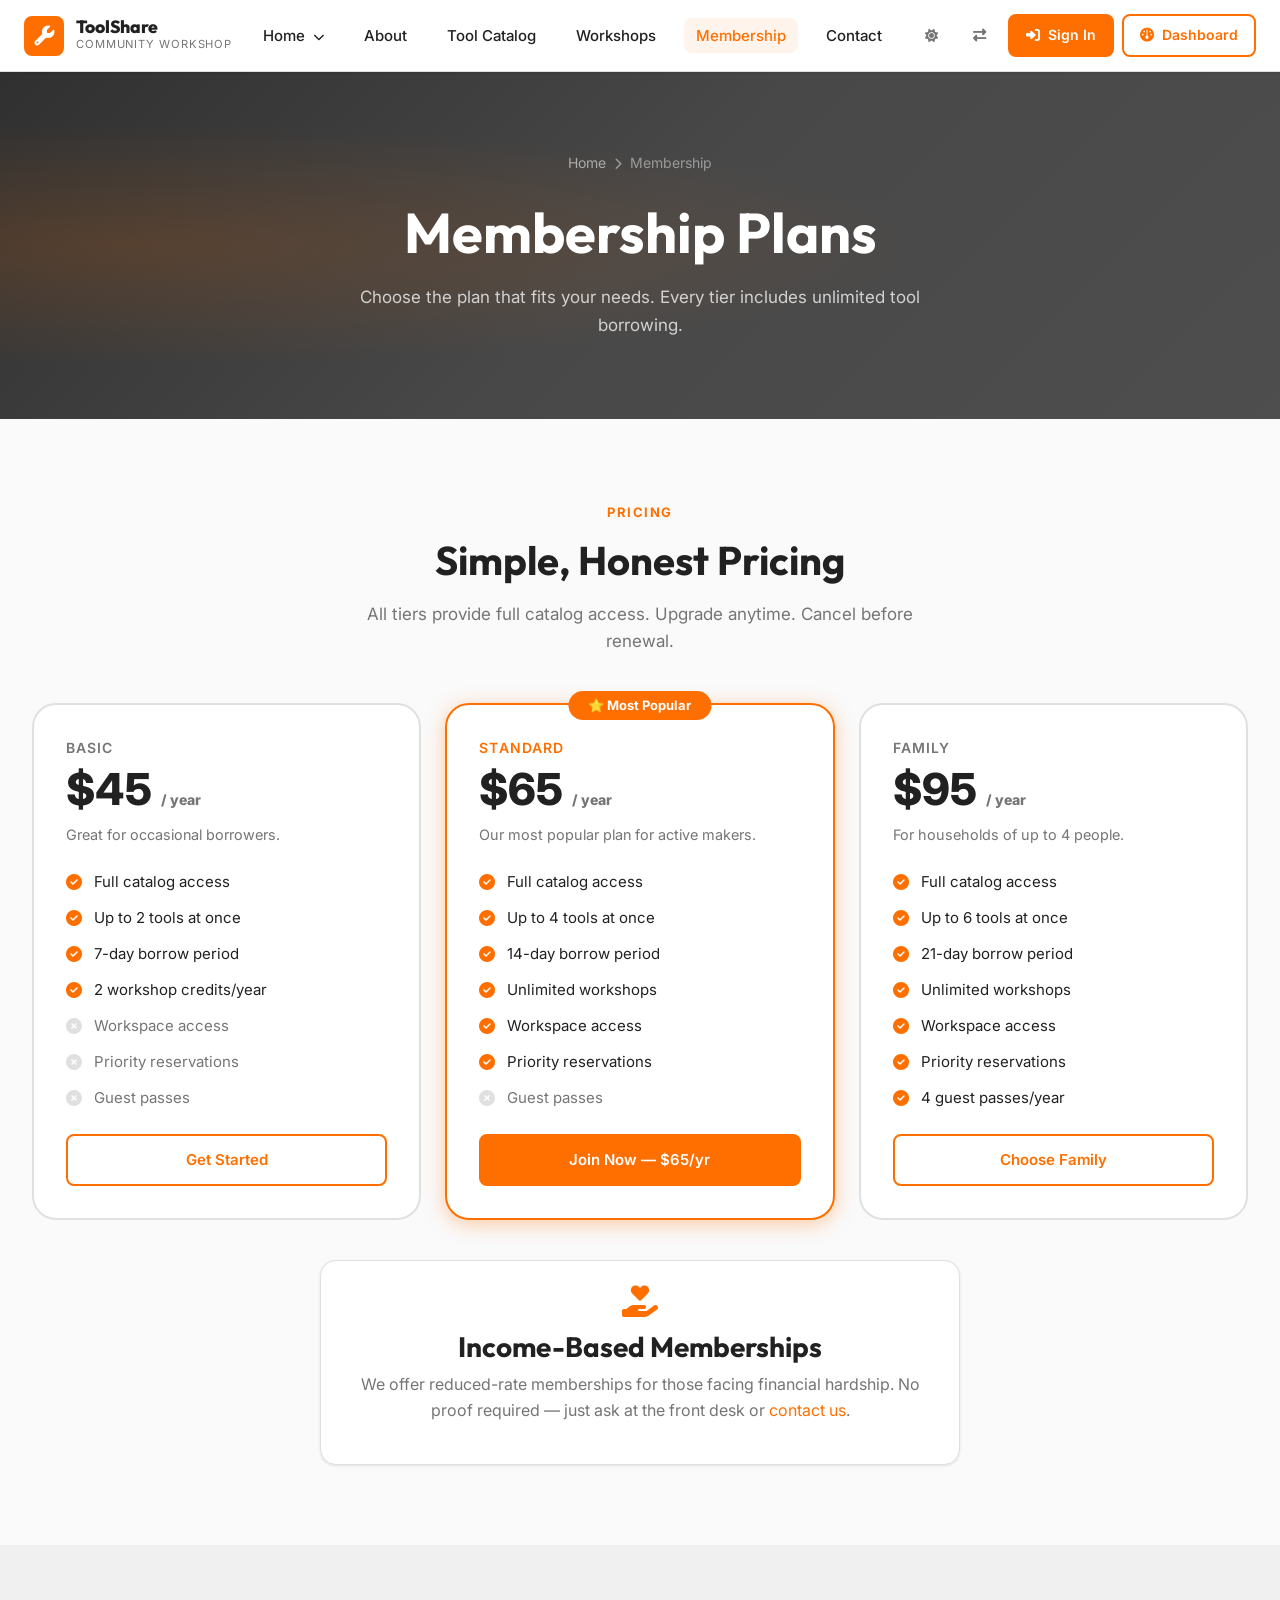
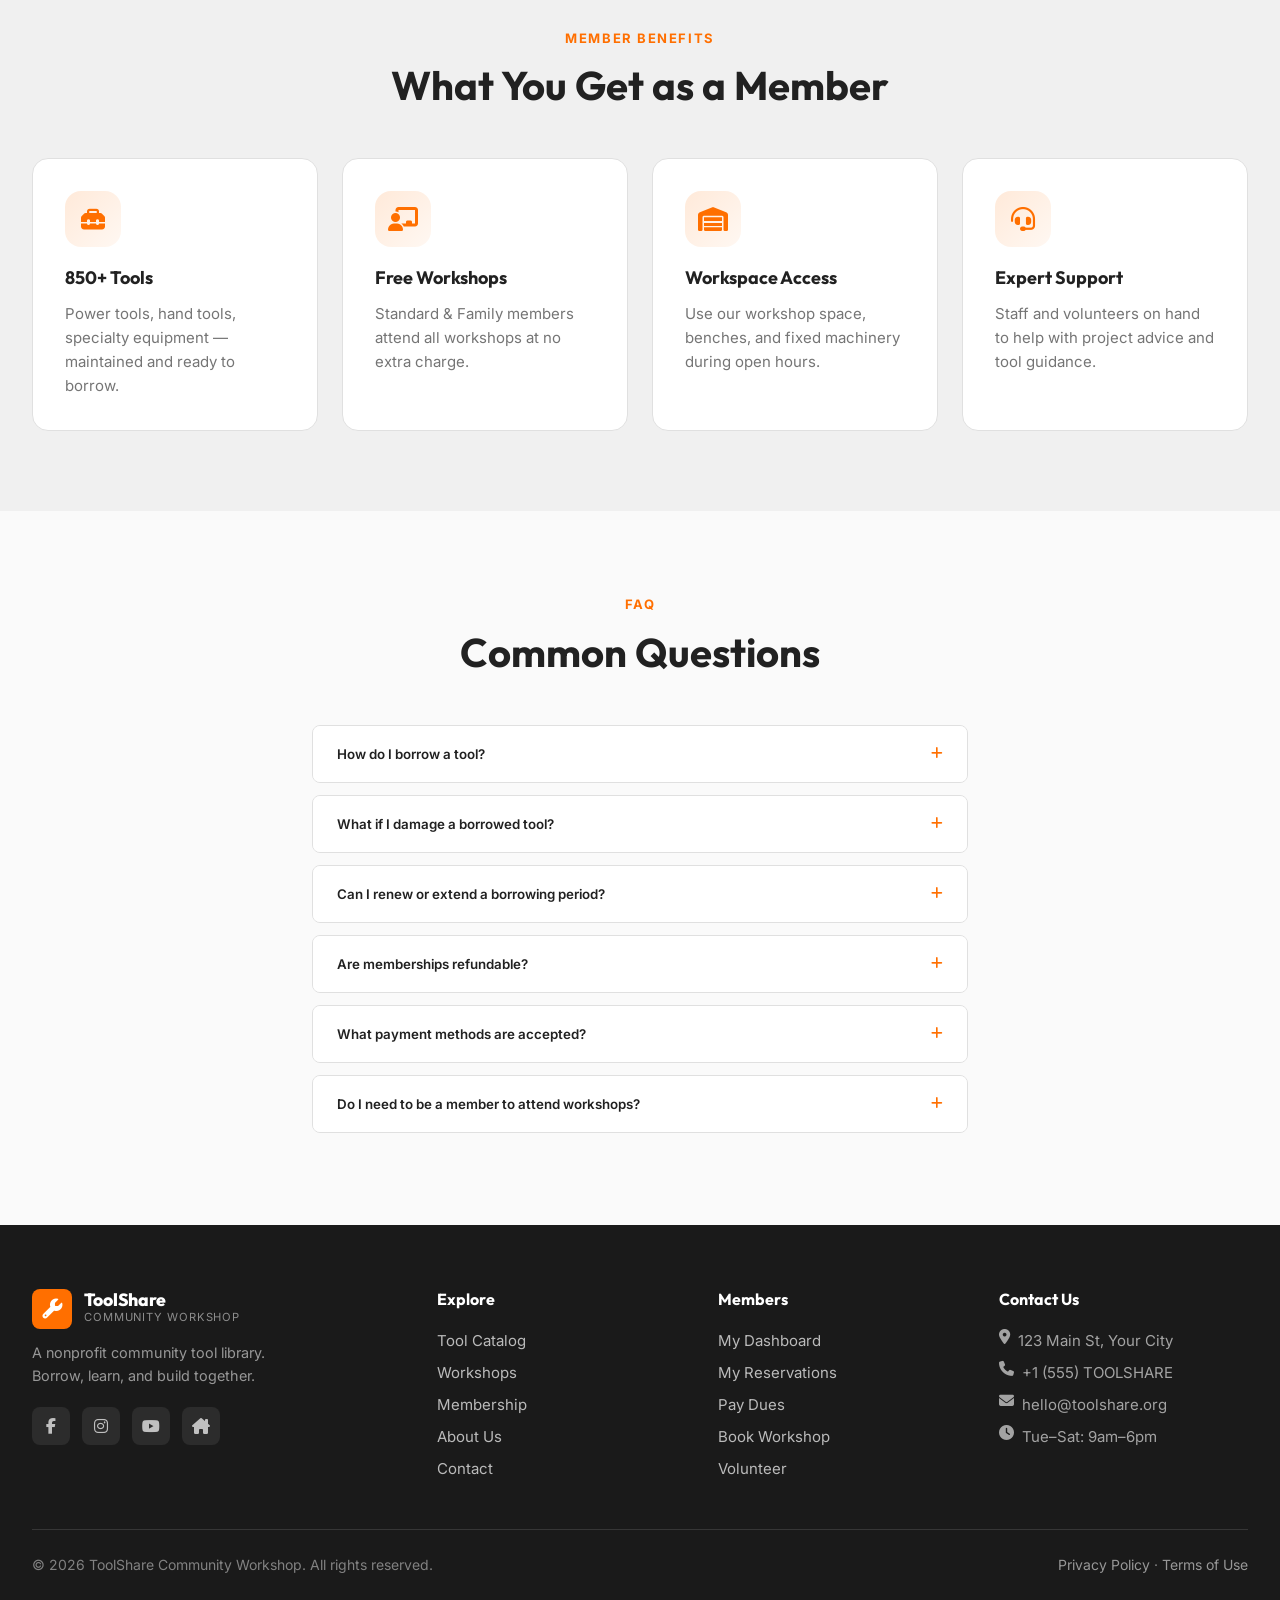
<file: pages/membership.html>
<!DOCTYPE html>
<html lang="en" data-theme="light" dir="ltr">
<head>
  <meta charset="UTF-8"/>
  <meta name="viewport" content="width=device-width, initial-scale=1.0"/>
  <title>Membership – ToolShare Community Workshop</title>
  <link rel="icon" type="image/svg+xml" href="../assets/images/favicon.svg" />
  <meta name="description" content="Join ToolShare for just $65/year. Borrow unlimited tools, attend free workshops, and access our full community workspace."/>
  <link rel="preconnect" href="https://fonts.googleapis.com"/>
  <link rel="preconnect" href="https://fonts.gstatic.com" crossorigin/>
  <link href="https://fonts.googleapis.com/css2?family=Inter:wght@400;500;600;700&family=Outfit:wght@400;600;700;800&display=swap" rel="stylesheet"/>
  <link rel="stylesheet" href="https://cdnjs.cloudflare.com/ajax/libs/font-awesome/6.5.0/css/all.min.css"/>
  <link rel="stylesheet" href="../assets/css/style.css"/>
  <link rel="stylesheet" href="../assets/css/dark-mode.css"/>
  <link rel="stylesheet" href="../assets/css/rtl.css"/>
  <style>
    .tiers-grid{display:grid;grid-template-columns:repeat(auto-fit,minmax(280px,1fr));gap:var(--sp-6);align-items:start}
    .faq-item{border:1px solid var(--color-border);border-radius:var(--radius-md);overflow:hidden;margin-bottom:var(--sp-3)}
    .faq-question{
      width:100%;padding:var(--sp-5) var(--sp-6);text-align:left;font-weight:600;
      background:var(--color-surface);display:flex;justify-content:space-between;align-items:center;
      cursor:pointer;color:var(--color-text);transition:background var(--transition);
    }
    .faq-question:hover{background:var(--color-bg-alt)}
    .faq-question[aria-expanded="true"]{color:var(--color-accent)}
    .faq-question i{transition:transform var(--transition);color:var(--color-accent)}
    .faq-question[aria-expanded="true"] i{transform:rotate(45deg)}
    .faq-answer{display:none;padding:var(--sp-4) var(--sp-6) var(--sp-5);color:var(--color-text-muted);border-top:1px solid var(--color-border);background:var(--color-surface)}
    .faq-answer.open{display:block}
  </style>
</head>
<body>
<header role="banner">
  <nav class="navbar" aria-label="Main navigation">
    <div class="navbar__inner">
      <a class="navbar__brand" href="../index.html"><div class="navbar__logo"><i class="fa-solid fa-wrench"></i></div><div><div class="navbar__name">ToolShare</div><div class="navbar__tagline">Community Workshop</div></div></a>
      <ul class="nav-links" role="list">
        <li class="dropdown">
          <a href="#" aria-haspopup="true" aria-expanded="false">Home <i class="fa-solid fa-chevron-down" style="font-size:0.75em;margin-left:4px;"></i></a>
          <ul class="dropdown-menu" aria-label="Home submenu">
            <li><a href="../index.html">Home 1</a></li>
            <li><a href="../index2.html">Home 2</a></li>
          </ul>
        </li>
        <li><a href="about.html">About</a></li>
        <li><a href="catalog.html">Tool Catalog</a></li>
        <li><a href="workshops.html">Workshops</a></li><li><a href="membership.html" class="active">Membership</a></li>
        <li><a href="contact.html">Contact</a></li>
      </ul>
      <div class="nav-ctrls">
        <button class="icon-btn" id="themeToggle" aria-label="Toggle dark mode"><i class="fa-solid fa-sun icon-sun"></i><i class="fa-solid fa-moon icon-moon"></i></button>
        <button class="icon-btn" id="rtlToggle" title="Switch to RTL" aria-label="Toggle RTL"><i class="fa-solid fa-right-left"></i></button>
        <a href="login.html" class="btn btn-primary btn-sm hd"><i class="fa-solid fa-right-to-bracket"></i>Sign In</a>
        <a href="../dashboard/user.html" class="btn btn-outline btn-sm hd"><i class="fa-solid fa-gauge"></i>Dashboard</a>
        <button class="hamburger" id="hamburger" aria-expanded="false" aria-controls="navDrawer" aria-label="Open menu"><span></span><span></span><span></span></button>
      </div>
    </div>
  </nav>
  <div class="nav-drawer" id="navDrawer" role="navigation">
    <a href="../index.html"><i class="fa-solid fa-house"></i> Home 1</a>
    <a href="../index2.html"><i class="fa-solid fa-house"></i> Home 2</a>
    <a href="about.html"><i class="fa-solid fa-circle-info"></i> About</a>
    <a href="catalog.html"><i class="fa-solid fa-toolbox"></i> Tool Catalog</a>
    <a href="workshops.html"><i class="fa-solid fa-calendar-days"></i> Workshops</a>
    <a href="membership.html" class="active"><i class="fa-solid fa-id-card"></i> Membership</a>
    <a href="contact.html"><i class="fa-solid fa-envelope"></i> Contact</a>
    <a href="login.html"><i class="fa-solid fa-right-to-bracket"></i> Sign In</a>
    <a href="../dashboard/user.html"><i class="fa-solid fa-gauge"></i> Dashboard</a>
  </div>
</header>

<main id="main-content">
  <section class="page-hero" style="--page-hero-bg:url('https://images.unsplash.com/photo-1521737711867-e3b97375f902?w=1400&h=500&fit=crop&q=80')"
    aria-labelledby="membership-heading">
    <div class="container">
      <nav class="breadcrumb" aria-label="Breadcrumb" style="justify-content:center">
        <a href="../index.html">Home</a>
        <span class="breadcrumb__sep"><i class="fa-solid fa-chevron-right"></i></span>
        <span aria-current="page">Membership</span>
      </nav>
      <h1>Membership Plans</h1>
      <p>Choose the plan that fits your needs. Every tier includes unlimited tool borrowing.</p>
    </div>
  </section>

  <!-- Tiers -->
  <section class="section" aria-labelledby="tiers-heading">
    <div class="container">
      <div class="section__header reveal">
        <span class="section__label">Pricing</span>
        <h2 id="tiers-heading" class="section__title">Simple, Honest Pricing</h2>
        <p class="section__subtitle">All tiers provide full catalog access. Upgrade anytime. Cancel before renewal.</p>
      </div>
      <div class="tiers-grid">
        <!-- Basic -->
        <div class="tier-card reveal">
          <p style="font-size:.875rem;font-weight:600;color:var(--color-text-muted);text-transform:uppercase;letter-spacing:.08em;margin-bottom:var(--sp-2)">Basic</p>
          <div class="tier-price">$45 <span class="tier-period">/ year</span></div>
          <p style="color:var(--color-text-muted);font-size:.9rem;margin-top:var(--sp-3);margin-bottom:0">Great for occasional borrowers.</p>
          <ul class="tier-features" aria-label="Basic plan features">
            <li><i class="fa-solid fa-circle-check"></i> Full catalog access</li>
            <li><i class="fa-solid fa-circle-check"></i> Up to 2 tools at once</li>
            <li><i class="fa-solid fa-circle-check"></i> 7-day borrow period</li>
            <li><i class="fa-solid fa-circle-check"></i> 2 workshop credits/year</li>
            <li class="disabled"><i class="fa-solid fa-circle-xmark"></i> Workspace access</li>
            <li class="disabled"><i class="fa-solid fa-circle-xmark"></i> Priority reservations</li>
            <li class="disabled"><i class="fa-solid fa-circle-xmark"></i> Guest passes</li>
          </ul>
          <a href="#signupModal" class="btn btn-outline w-full" data-modal="signupModal">Get Started</a>
        </div>
        <!-- Standard (Featured) -->
        <div class="tier-card featured reveal" style="margin-top:-var(--sp-4)">
          <span class="popular-tag">⭐ Most Popular</span>
          <p style="font-size:.875rem;font-weight:600;color:var(--color-accent);text-transform:uppercase;letter-spacing:.08em;margin-bottom:var(--sp-2)">Standard</p>
          <div class="tier-price">$65 <span class="tier-period">/ year</span></div>
          <p style="color:var(--color-text-muted);font-size:.9rem;margin-top:var(--sp-3);margin-bottom:0">Our most popular plan for active makers.</p>
          <ul class="tier-features" aria-label="Standard plan features">
            <li><i class="fa-solid fa-circle-check"></i> Full catalog access</li>
            <li><i class="fa-solid fa-circle-check"></i> Up to 4 tools at once</li>
            <li><i class="fa-solid fa-circle-check"></i> 14-day borrow period</li>
            <li><i class="fa-solid fa-circle-check"></i> Unlimited workshops</li>
            <li><i class="fa-solid fa-circle-check"></i> Workspace access</li>
            <li><i class="fa-solid fa-circle-check"></i> Priority reservations</li>
            <li class="disabled"><i class="fa-solid fa-circle-xmark"></i> Guest passes</li>
          </ul>
          <a href="#signupModal" class="btn btn-primary w-full" data-modal="signupModal">Join Now — $65/yr</a>
        </div>
        <!-- Family -->
        <div class="tier-card reveal">
          <p style="font-size:.875rem;font-weight:600;color:var(--color-text-muted);text-transform:uppercase;letter-spacing:.08em;margin-bottom:var(--sp-2)">Family</p>
          <div class="tier-price">$95 <span class="tier-period">/ year</span></div>
          <p style="color:var(--color-text-muted);font-size:.9rem;margin-top:var(--sp-3);margin-bottom:0">For households of up to 4 people.</p>
          <ul class="tier-features" aria-label="Family plan features">
            <li><i class="fa-solid fa-circle-check"></i> Full catalog access</li>
            <li><i class="fa-solid fa-circle-check"></i> Up to 6 tools at once</li>
            <li><i class="fa-solid fa-circle-check"></i> 21-day borrow period</li>
            <li><i class="fa-solid fa-circle-check"></i> Unlimited workshops</li>
            <li><i class="fa-solid fa-circle-check"></i> Workspace access</li>
            <li><i class="fa-solid fa-circle-check"></i> Priority reservations</li>
            <li><i class="fa-solid fa-circle-check"></i> 4 guest passes/year</li>
          </ul>
          <a href="#signupModal" class="btn btn-outline w-full" data-modal="signupModal">Choose Family</a>
        </div>
      </div>

      <!-- Comparison note -->
      <div class="card reveal" style="max-width:640px;margin:var(--sp-10) auto 0;padding:var(--sp-6);text-align:center">
        <i class="fa-solid fa-hand-holding-heart" style="font-size:2rem;color:var(--color-accent);margin-bottom:var(--sp-3)"></i>
        <h3 style="margin-bottom:var(--sp-2)">Income-Based Memberships</h3>
        <p style="color:var(--color-text-muted)">We offer reduced-rate memberships for those facing financial hardship. No proof required — just ask at the front desk or <a href="contact.html">contact us</a>.</p>
      </div>
    </div>
  </section>

  <!-- Benefits -->
  <section class="section section-bg-alt" aria-labelledby="benefits-heading">
    <div class="container">
      <div class="section__header reveal">
        <span class="section__label">Member Benefits</span>
        <h2 id="benefits-heading" class="section__title">What You Get as a Member</h2>
      </div>
      <div class="grid grid-4">
        <div class="feature-card reveal">
          <div class="feature-icon"><i class="fa-solid fa-toolbox"></i></div>
          <h3>850+ Tools</h3>
          <p>Power tools, hand tools, specialty equipment — maintained and ready to borrow.</p>
        </div>
        <div class="feature-card reveal">
          <div class="feature-icon"><i class="fa-solid fa-chalkboard-user"></i></div>
          <h3>Free Workshops</h3>
          <p>Standard & Family members attend all workshops at no extra charge.</p>
        </div>
        <div class="feature-card reveal">
          <div class="feature-icon"><i class="fa-solid fa-warehouse"></i></div>
          <h3>Workspace Access</h3>
          <p>Use our workshop space, benches, and fixed machinery during open hours.</p>
        </div>
        <div class="feature-card reveal">
          <div class="feature-icon"><i class="fa-solid fa-headset"></i></div>
          <h3>Expert Support</h3>
          <p>Staff and volunteers on hand to help with project advice and tool guidance.</p>
        </div>
      </div>
    </div>
  </section>

  <!-- FAQ -->
  <section class="section" aria-labelledby="faq-heading">
    <div class="container" style="max-width:720px">
      <div class="section__header reveal">
        <span class="section__label">FAQ</span>
        <h2 id="faq-heading" class="section__title">Common Questions</h2>
      </div>
      <div class="reveal">
        <div class="faq-item">
          <button class="faq-question" aria-expanded="false" aria-controls="faq1">
            How do I borrow a tool? <i class="fa-solid fa-plus"></i>
          </button>
          <div class="faq-answer" id="faq1">Browse the catalog online, reserve your tool, and pick it up during open hours with your membership card. It's that simple!</div>
        </div>
        <div class="faq-item">
          <button class="faq-question" aria-expanded="false" aria-controls="faq2">
            What if I damage a borrowed tool? <i class="fa-solid fa-plus"></i>
          </button>
          <div class="faq-answer" id="faq2">Accidents happen. Report it immediately at return. Minor wear is covered. Significant damage may incur a repair fee, assessed case-by-case. Basic insurance is included with all memberships.</div>
        </div>
        <div class="faq-item">
          <button class="faq-question" aria-expanded="false" aria-controls="faq3">
            Can I renew or extend a borrowing period? <i class="fa-solid fa-plus"></i>
          </button>
          <div class="faq-answer" id="faq3">Yes! If no one else has reserved the tool, you can extend your borrowing period once via your dashboard or by calling us.</div>
        </div>
        <div class="faq-item">
          <button class="faq-question" aria-expanded="false" aria-controls="faq4">
            Are memberships refundable? <i class="fa-solid fa-plus"></i>
          </button>
          <div class="faq-answer" id="faq4">We offer a prorated refund within the first 30 days if you haven't borrowed any tools. After that, memberships are non-refundable but transferable to a household member.</div>
        </div>
        <div class="faq-item">
          <button class="faq-question" aria-expanded="false" aria-controls="faq5">
            What payment methods are accepted? <i class="fa-solid fa-plus"></i>
          </button>
          <div class="faq-answer" id="faq5">We accept all major credit/debit cards (via Stripe), PayPal, and cash in person. Checks made payable to ToolShare Community Workshop.</div>
        </div>
        <div class="faq-item">
          <button class="faq-question" aria-expanded="false" aria-controls="faq6">
            Do I need to be a member to attend workshops? <i class="fa-solid fa-plus"></i>
          </button>
          <div class="faq-answer" id="faq6">Some workshops are open to the public for a small fee ($10–$25). Standard and Family members attend all workshops for free. Check each event listing for details.</div>
        </div>
      </div>
    </div>
  </section>
</main>

<!-- Sign Up Modal -->
<div class="modal-overlay" id="signupModal" role="dialog" aria-modal="true" aria-labelledby="signupModalTitle" aria-hidden="true">
  <div class="modal">
    <div class="modal__header">
      <h3 id="signupModalTitle">Join ToolShare</h3>
      <button class="modal__close" data-modal-close aria-label="Close"><i class="fa-solid fa-xmark"></i></button>
    </div>
    <form data-validate action="#" method="POST" aria-label="Membership signup form">
      <div class="grid grid-2" style="gap:var(--sp-4)">
        <div class="form-group">
          <label for="sgFName" class="form-label">First Name <span class="required">*</span></label>
          <input type="text" id="sgFName" name="fname" class="form-control" placeholder="Jane" data-rules="required" aria-required="true"/>
          <span class="form-error" role="alert"></span>
        </div>
        <div class="form-group">
          <label for="sgLName" class="form-label">Last Name <span class="required">*</span></label>
          <input type="text" id="sgLName" name="lname" class="form-control" placeholder="Smith" data-rules="required" aria-required="true"/>
          <span class="form-error" role="alert"></span>
        </div>
      </div>
      <div class="form-group">
        <label for="sgEmail" class="form-label">Email <span class="required">*</span></label>
        <input type="email" id="sgEmail" name="email" class="form-control" placeholder="jane@example.com" data-rules="required|email" aria-required="true"/>
        <span class="form-error" role="alert"></span>
      </div>
      <div class="form-group">
        <label for="sgPhone" class="form-label">Phone</label>
        <input type="tel" id="sgPhone" name="phone" class="form-control" placeholder="+1 (555) 000-0000" data-rules="phone" autocomplete="tel"/>
        <span class="form-error" role="alert"></span>
      </div>
      <div class="form-group">
        <label for="sgPlan" class="form-label">Plan <span class="required">*</span></label>
        <select id="sgPlan" name="plan" class="form-control" data-rules="nonempty" aria-required="true">
          <option value="">Select a plan…</option>
          <option value="basic">Basic – $45/year</option>
          <option value="standard">Standard – $65/year</option>
          <option value="family">Family – $95/year</option>
        </select>
        <span class="form-error" role="alert"></span>
      </div>
      <!-- Payment Placeholder (Stripe) -->
      <div class="form-group">
        <label class="form-label">Payment</label>
        <div style="border:2px dashed var(--color-border);border-radius:var(--radius-md);padding:var(--sp-5);text-align:center;color:var(--color-text-muted);font-size:.875rem">
          <i class="fa-brands fa-stripe" style="font-size:2rem;color:#635BFF;display:block;margin-bottom:var(--sp-2)"></i>
          <!-- TODO: Replace with Stripe.js Elements -->
          Stripe payment form loads here
        </div>
      </div>
      <div class="flex gap-4" style="justify-content:flex-end">
        <button type="button" class="btn btn-ghost" data-modal-close>Cancel</button>
        <button type="submit" class="btn btn-primary"><i class="fa-solid fa-lock"></i>Pay & Join</button>
      </div>
    </form>
  </div>
</div>

<div class="toast-container" aria-live="polite"></div>
<footer class="footer" role="contentinfo">
  <div class="container">
    <div class="grid footer__grid" style="grid-template-columns:1.5fr 1fr 1fr 1fr;gap:var(--sp-8)">
      <div class="footer__brand">
        <a class="navbar__brand" href="../index.html" aria-label="ToolShare Home">
          <div class="navbar__logo" aria-hidden="true"><i class="fa-solid fa-wrench"></i></div>
          <div>
            <div class="navbar__name">ToolShare</div>
            <div class="navbar__tagline">Community Workshop</div>
          </div>
        </a>
        <p>A nonprofit community tool library. Borrow, learn, and build together.</p>
        <div class="social-links" style="margin-top:var(--sp-5)">
          <a href="#" aria-label="Facebook"><i class="fa-brands fa-facebook-f" aria-hidden="true"></i></a>
          <a href="#" aria-label="Instagram"><i class="fa-brands fa-instagram" aria-hidden="true"></i></a>
          <a href="#" aria-label="YouTube"><i class="fa-brands fa-youtube" aria-hidden="true"></i></a>
          <a href="#" aria-label="Nextdoor"><i class="fa-solid fa-house-chimney" aria-hidden="true"></i></a>
        </div>
      </div>
      <div>
        <h4>Explore</h4>
        <ul class="footer__links">
          <li><a href="catalog.html">Tool Catalog</a></li>
          <li><a href="workshops.html">Workshops</a></li>
          <li><a href="membership.html">Membership</a></li>
          <li><a href="about.html">About Us</a></li>
          <li><a href="contact.html">Contact</a></li>
        </ul>
      </div>
      <div>
        <h4>Members</h4>
        <ul class="footer__links">
          <li><a href="../dashboard/user.html">My Dashboard</a></li>
          <li><a href="../dashboard/user.html#reservations">My Reservations</a></li>
          <li><a href="../dashboard/user.html#dues">Pay Dues</a></li>
          <li><a href="workshops.html">Book Workshop</a></li>
          <li><a href="#">Volunteer</a></li>
        </ul>
      </div>
      <div>
        <h4>Contact Us</h4>
        <ul class="footer__links">
          <li><i class="fa-solid fa-location-dot" aria-hidden="true"></i> 123 Main St, Your City</li>
          <li><i class="fa-solid fa-phone" aria-hidden="true"></i> +1 (555) TOOLSHARE</li>
          <li><i class="fa-solid fa-envelope" aria-hidden="true"></i> hello@toolshare.org</li>
          <li><i class="fa-solid fa-clock" aria-hidden="true"></i> Tue–Sat: 9am–6pm</li>
        </ul>
      </div>
    </div>
    <div class="footer__bottom">
      <p>&copy; 2026 ToolShare Community Workshop. All rights reserved.</p>
      <p><a href="#">Privacy Policy</a> · <a href="#">Terms of Use</a></p>
    </div>
  </div>
</footer>
<script src="../assets/js/main.js"></script>
<script>
  // FAQ accordion
  document.querySelectorAll('.faq-question').forEach(btn => {
    btn.addEventListener('click', () => {
      const expanded = btn.getAttribute('aria-expanded') === 'true';
      document.querySelectorAll('.faq-question').forEach(b => {
        b.setAttribute('aria-expanded','false');
        document.getElementById(b.getAttribute('aria-controls'))?.classList.remove('open');
      });
      if (!expanded) {
        btn.setAttribute('aria-expanded','true');
        document.getElementById(btn.getAttribute('aria-controls'))?.classList.add('open');
      }
    });
  });
</script>
</body>
</html>
</file>
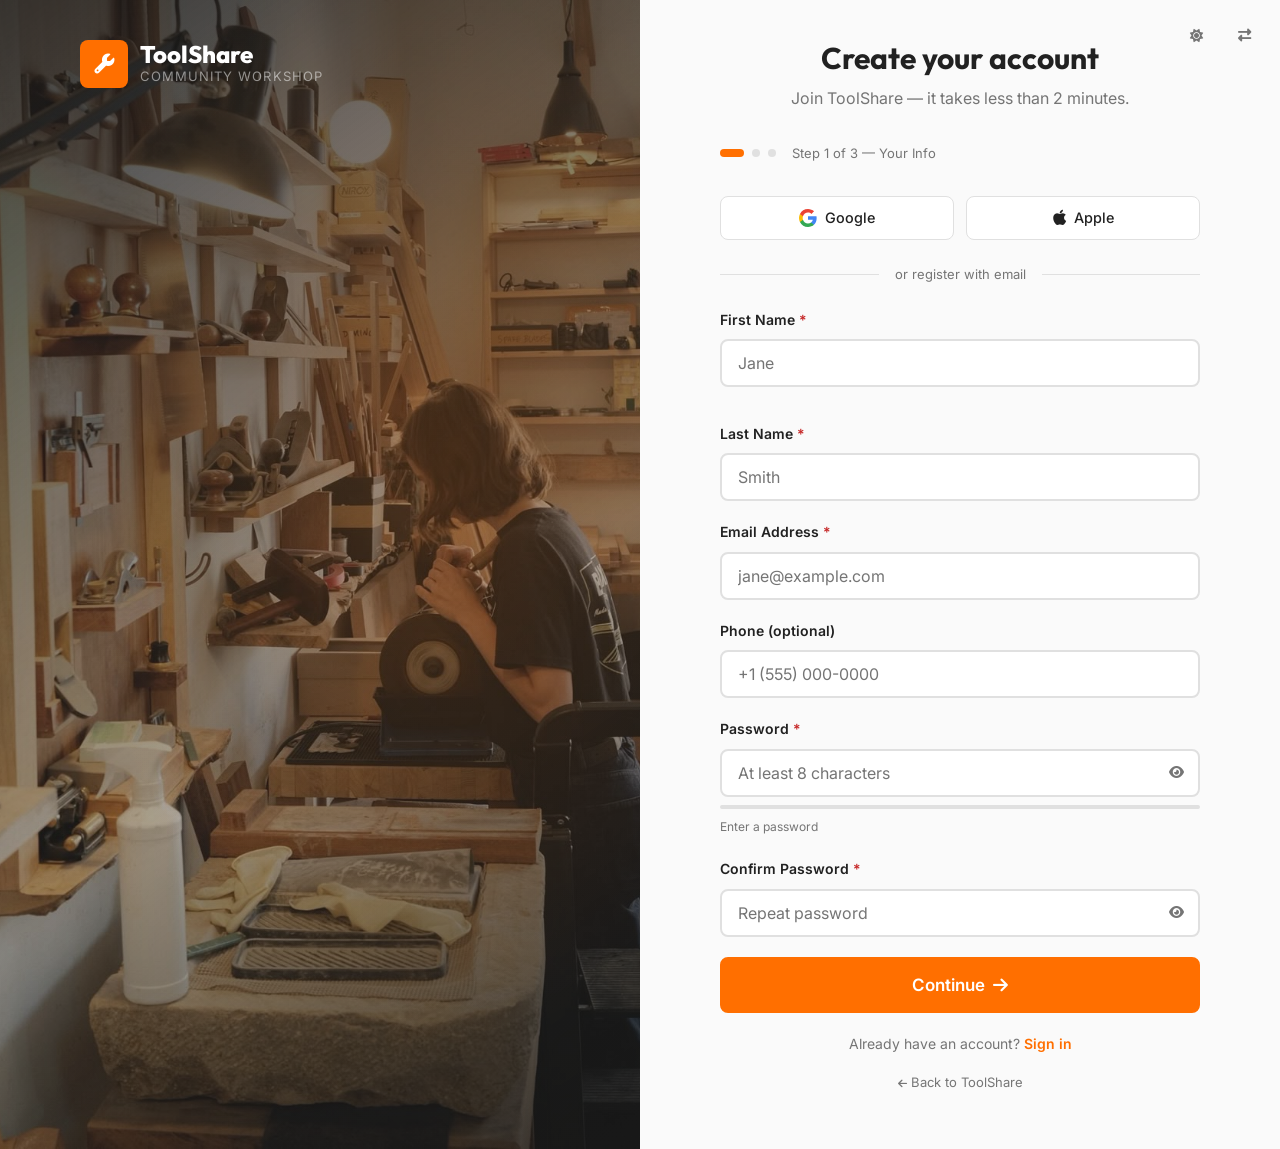
<file: pages/register.html>
<!DOCTYPE html>
<html lang="en" data-theme="light" dir="ltr">
<head>
  <meta charset="UTF-8"/>
  <meta name="viewport" content="width=device-width, initial-scale=1.0"/>
  <title>Create Account – ToolShare Community Workshop</title>
  <link rel="icon" type="image/svg+xml" href="../assets/images/favicon.svg" />
  <meta name="description" content="Create your free ToolShare account. Borrow tools, book workshops, and join your neighborhood community workshop."/>
  <meta name="robots" content="noindex"/>
  <link rel="preconnect" href="https://fonts.googleapis.com"/>
  <link rel="preconnect" href="https://fonts.gstatic.com" crossorigin/>
  <link href="https://fonts.googleapis.com/css2?family=Inter:wght@400;500;600;700&family=Outfit:wght@400;600;700;800&display=swap" rel="stylesheet"/>
  <link rel="stylesheet" href="https://cdnjs.cloudflare.com/ajax/libs/font-awesome/6.5.0/css/all.min.css"/>
  <link rel="stylesheet" href="../assets/css/style.css"/>
  <link rel="stylesheet" href="../assets/css/dark-mode.css"/>
  <link rel="stylesheet" href="../assets/css/rtl.css"/>
  <style>
    body { min-height: 100vh; display: flex; flex-direction: column; }

    .auth-wrap {
      flex: 1; display: grid;
      grid-template-columns: 1fr 1fr;
      min-height: 100vh;
    }

    /* ── Left brand panel ── */
    .auth-panel {
      background: linear-gradient(145deg, rgba(26,26,26,0.85) 0%, rgba(46,46,46,0.4) 60%, rgba(26,26,26,0.85) 100%), url('../assets/images/hero.jpg') center/cover no-repeat;
      display: flex; flex-direction: column;
      padding: var(--sp-10) var(--sp-12);
      position: relative; overflow: hidden;
    }
    .auth-panel-inner {
      width: 100%; max-width: 480px; margin: 0 auto;
      flex: 1; display: flex; flex-direction: column; justify-content: space-between;
    }
    .auth-panel::before {
      content: '';
      position: absolute; inset: 0;
      background: radial-gradient(ellipse at 70% 40%, rgba(255,111,0,.15) 0%, transparent 60%);
      pointer-events: none;
    }
    .auth-panel-brand { position: relative; z-index: 1; }
    .auth-panel-brand a { display: flex; align-items: center; gap: var(--sp-3); text-decoration: none; }
    .auth-panel-brand .navbar__logo {
      width: 48px; height: 48px; background: var(--color-accent);
      border-radius: var(--radius-md); display: grid; place-items: center;
      color: #fff; font-size: 1.25rem; flex-shrink: 0;
    }
    .auth-panel-brand .navbar__name { color: #fff; font-family: var(--font-head); font-size: 1.5rem; font-weight: 800; line-height: 1; }
    .auth-panel-brand .navbar__tagline { color: rgba(255,255,255,.5); font-size: .8125rem; }

    .auth-panel-content { position: relative; z-index: 1; }
    .auth-panel-content h2 {
      color: #fff; font-size: 1.875rem; font-weight: 800;
      margin-bottom: var(--sp-6); line-height: 1.2;
    }
    .auth-panel-content h2 span { color: var(--color-accent); }

    /* Plan highlights */
    .plan-preview {
      display: flex; flex-direction: column; gap: var(--sp-3);
      margin-bottom: var(--sp-8);
    }
    .plan-preview-item {
      display: flex; align-items: center; gap: var(--sp-3);
      color: rgba(255,255,255,.75); font-size: .9rem;
    }
    .plan-preview-item i {
      width: 32px; height: 32px; border-radius: var(--radius-sm);
      background: rgba(255,111,0,.15); color: var(--color-accent);
      display: grid; place-items: center; flex-shrink: 0;
    }

    .auth-panel-footer { position: relative; z-index: 1; }
    .auth-panel-footer-note {
      background: rgba(255,255,255,.05); border: 1px solid rgba(255,255,255,.1);
      border-radius: var(--radius-md); padding: var(--sp-4) var(--sp-5);
      color: rgba(255,255,255,.55); font-size: .875rem;
    }
    .auth-panel-footer-note strong { color: var(--color-accent); }

    /* ── Right form panel ── */
    .auth-form-wrap {
      display: flex; flex-direction: column;
      justify-content: center; align-items: center;
      padding: var(--sp-10) var(--sp-12);
      background: var(--color-bg); overflow-y: auto;
    }
    .auth-form-inner { width: 100%; max-width: 480px; }
    .auth-form-header { margin-bottom: var(--sp-8); text-align: center; }
    .auth-form-header h1 { font-size: 1.875rem; margin-bottom: var(--sp-2); }
    .auth-form-header p  { color: var(--color-text-muted); }

    /* Steps indicator */
    .step-indicator {
      display: flex; align-items: center; gap: var(--sp-2);
      margin-bottom: var(--sp-8);
    }
    .step-dot {
      width: 8px; height: 8px; border-radius: 50%;
      background: var(--color-border); transition: all var(--transition);
    }
    .step-dot.active { width: 24px; border-radius: 4px; background: var(--color-accent); }
    .step-dot.done { background: var(--color-accent); opacity: .5; }
    .step-label { font-size: .8125rem; color: var(--color-text-muted); margin-left: var(--sp-2); }

    /* Social */
    .auth-divider {
      display: flex; align-items: center; justify-content: center; gap: var(--sp-4);
      margin: var(--sp-6) 0; color: var(--color-text-muted); font-size: .8125rem;
    }
    .auth-divider::before, .auth-divider::after { content: ''; flex: 1; height: 1px; background: var(--color-border); }
    .social-auth { display: flex; gap: var(--sp-3); margin-bottom: var(--sp-5); }
    .social-auth-btn {
      flex: 1; display: flex; align-items: center; justify-content: center; gap: var(--sp-2);
      padding: var(--sp-3); border: 1px solid var(--color-border);
      border-radius: var(--radius-md); background: var(--color-surface);
      color: var(--color-text); font-size: .9rem; font-weight: 500;
      cursor: pointer; transition: all var(--transition); text-decoration: none;
    }
    .social-auth-btn:hover { background: var(--color-bg-alt); border-color: var(--color-accent); }

    /* Password input */
    .input-icon-wrap { position: relative; }
    .input-icon-wrap .form-control { padding-right: 44px; }
    .input-icon-wrap .toggle-pwd {
      position: absolute; right: 12px; top: 50%; transform: translateY(-50%);
      color: var(--color-text-muted); cursor: pointer; background: none; border: none;
      padding: 4px; display: grid; place-items: center;
    }
    .input-icon-wrap .toggle-pwd:hover { color: var(--color-accent); }

    /* Password strength bar */
    .pwd-strength { margin-top: var(--sp-2); }
    .pwd-strength-bar {
      height: 4px; border-radius: 2px; background: var(--color-border);
      overflow: hidden; margin-bottom: var(--sp-1);
    }
    .pwd-strength-fill {
      height: 100%; border-radius: 2px;
      transition: width .3s, background .3s;
      width: 0%;
    }
    .pwd-strength-label { font-size: .75rem; color: var(--color-text-muted); }

    /* Checkbox */
    .checkbox-label { display: flex; align-items: flex-start; gap: var(--sp-2); font-size: .875rem; cursor: pointer; }
    .checkbox-label input[type="checkbox"] { width: 16px; height: 16px; accent-color: var(--color-accent); cursor: pointer; flex-shrink: 0; margin-top: 2px; }

    /* Plan selector */
    .plan-selector { display: grid; grid-template-columns: 1fr 1fr 1fr; gap: var(--sp-3); margin-bottom: var(--sp-6); }
    .plan-option { position: relative; }
    .plan-option input[type="radio"] { position: absolute; opacity: 0; pointer-events: none; }
    .plan-option-label {
      display: flex; flex-direction: column; align-items: center; text-align: center;
      border: 2px solid var(--color-border); border-radius: var(--radius-md);
      padding: var(--sp-4) var(--sp-2); cursor: pointer;
      transition: all var(--transition); background: var(--color-surface);
    }
    .plan-option-label:hover { border-color: var(--color-accent); }
    .plan-option input:checked + .plan-option-label {
      border-color: var(--color-accent);
      background: rgba(255,111,0,.06);
    }
    .plan-option-price { font-weight: 800; font-size: 1.125rem; color: var(--color-accent); }
    .plan-option-name { font-weight: 600; font-size: .9rem; margin-bottom: var(--sp-1); }
    .plan-option-sub { font-size: .75rem; color: var(--color-text-muted); }
    .plan-popular {
      position: absolute; top: -10px; left: 50%; transform: translateX(-50%);
      background: var(--color-accent); color: #fff; font-size: .65rem; font-weight: 700;
      padding: 2px 8px; border-radius: 10px; text-transform: uppercase; letter-spacing: .05em; white-space: nowrap;
    }

    .auth-footer-note { text-align: center; font-size: .875rem; color: var(--color-text-muted); margin-top: var(--sp-5); }
    .auth-footer-note a { color: var(--color-accent); font-weight: 600; text-decoration: none; }
    .auth-footer-note a:hover { text-decoration: underline; }

    .auth-corner-ctrls { position: fixed; top: var(--sp-4); right: var(--sp-4); display: flex; gap: var(--sp-2); z-index: 100; }

    /* Multi-step form panels */
    .form-step { display: none; border: none; padding: 0; margin: 0; min-width: 0; }
    .form-step.active { display: block; }

    .auth-topbar { display: none; padding: var(--sp-4) var(--sp-5); background: var(--color-surface); border-bottom: 1px solid var(--color-border); align-items: center; justify-content: space-between; }

    @media(max-width: 899px) {
      .auth-wrap { grid-template-columns: 1fr; }
      .auth-panel { display: none; }
      .auth-topbar { display: flex; }
      .auth-form-wrap { padding: var(--sp-8) var(--sp-6); }
    }
    @media(max-width: 768px) {
      .auth-topbar .btn { display: none; }
    }
    @media(max-width: 479px) {
      .auth-form-wrap { padding: var(--sp-6) var(--sp-4); }
      .plan-selector { grid-template-columns: 1fr; }
      .social-auth { flex-direction: column; }
    }
  </style>
</head>
<body>

<div class="auth-corner-ctrls" role="toolbar" aria-label="Display controls">
  <button class="icon-btn" id="themeToggle" aria-label="Toggle dark mode" aria-pressed="false">
    <i class="fa-solid fa-sun icon-sun" aria-hidden="true"></i>
    <i class="fa-solid fa-moon icon-moon" aria-hidden="true"></i>
  </button>
  <button class="icon-btn" id="rtlToggle" aria-label="Toggle RTL layout">
    <i class="fa-solid fa-right-left" aria-hidden="true"></i>
  </button>
</div>

<!-- Mobile top bar -->
<div class="auth-topbar" role="banner">
  <a href="../index.html" style="display:flex;align-items:center;gap:var(--sp-2);font-weight:700;color:var(--color-text);text-decoration:none">
    <div style="width:32px;height:32px;background:var(--color-accent);border-radius:var(--radius-sm);display:grid;place-items:center;color:#fff;font-size:.875rem">
      <i class="fa-solid fa-wrench" aria-hidden="true"></i>
    </div>
    ToolShare
  </a>
  <a href="login.html" class="btn btn-ghost btn-sm">Sign In</a>
</div>

<div class="auth-wrap">
  <!-- ── Left Panel ── -->
  <aside class="auth-panel" aria-label="ToolShare member benefits">
    <div class="auth-panel-inner">
      <div class="auth-panel-brand">
      <a href="../index.html" aria-label="ToolShare Home">
        <div class="navbar__logo" aria-hidden="true"><i class="fa-solid fa-wrench"></i></div>
        <div>
          <div class="navbar__name">ToolShare</div>
          <div class="navbar__tagline">Community Workshop</div>
        </div>
      </a>
    </div>


    </div>
  </aside>

  <!-- ── Right Form Panel ── -->
  <main class="auth-form-wrap" id="main-content">
    <div class="auth-form-inner">
      <div class="auth-form-header">
        <h1>Create your account</h1>
        <p>Join ToolShare — it takes less than 2 minutes.</p>
      </div>

      <!-- Step indicator -->
      <div class="step-indicator" role="group" aria-label="Registration steps">
        <div class="step-dot active" id="dot1" aria-label="Step 1: Your info, current"></div>
        <div class="step-dot" id="dot2" aria-label="Step 2: Choose plan"></div>
        <div class="step-dot" id="dot3" aria-label="Step 3: Confirm"></div>
        <span class="step-label" id="stepLabel" aria-live="polite">Step 1 of 3 — Your Info</span>
      </div>

      <!-- Social Login -->
      <div class="social-auth" role="group" aria-label="Social sign-up options">
        <button class="social-auth-btn" type="button" aria-label="Sign up with Google">
          <svg width="18" height="18" viewBox="0 0 18 18" aria-hidden="true">
            <path fill="#4285F4" d="M17.64 9.2c0-.637-.057-1.25-.164-1.84H9v3.481h4.844a4.14 4.14 0 01-1.796 2.716v2.259h2.908c1.702-1.567 2.684-3.875 2.684-6.615z"/>
            <path fill="#34A853" d="M9 18c2.43 0 4.467-.806 5.956-2.18l-2.909-2.259c-.806.54-1.837.86-3.047.86-2.344 0-4.328-1.584-5.036-3.711H.957v2.332A8.997 8.997 0 009 18z"/>
            <path fill="#FBBC05" d="M3.964 10.71A5.41 5.41 0 013.682 9c0-.593.102-1.17.282-1.71V4.958H.957A8.996 8.996 0 000 9c0 1.452.348 2.827.957 4.042l3.007-2.332z"/>
            <path fill="#EA4335" d="M9 3.58c1.321 0 2.508.454 3.44 1.345l2.582-2.58C13.463.891 11.426 0 9 0A8.997 8.997 0 00.957 4.958L3.964 7.29C4.672 5.163 6.656 3.58 9 3.58z"/>
          </svg>
          Google
        </button>
        <button class="social-auth-btn" type="button" aria-label="Sign up with Apple">
          <i class="fa-brands fa-apple" style="font-size:1.1rem" aria-hidden="true"></i>
          Apple
        </button>
      </div>

      <div class="auth-divider" role="separator"><span>or register with email</span></div>

      <!-- ── MULTI-STEP FORM ── -->
      <form id="registerForm" data-validate action="#" method="POST" aria-label="Create account form" novalidate>

        <!-- Step 1: Personal Info -->
        <fieldset class="form-step active" id="step1" aria-labelledby="step1Legend">
          <legend id="step1Legend" class="sr-only">Step 1: Personal information</legend>
          <div class="grid grid-2" style="gap:var(--sp-4)">
            <div class="form-group">
              <label for="rgFname" class="form-label">First Name <span class="required" aria-hidden="true">*</span></label>
              <input type="text" id="rgFname" name="fname" class="form-control" placeholder="Jane" data-rules="required" aria-required="true" autocomplete="given-name"/>
              <span class="form-error" role="alert"></span>
            </div>
            <div class="form-group">
              <label for="rgLname" class="form-label">Last Name <span class="required" aria-hidden="true">*</span></label>
              <input type="text" id="rgLname" name="lname" class="form-control" placeholder="Smith" data-rules="required" aria-required="true" autocomplete="family-name"/>
              <span class="form-error" role="alert"></span>
            </div>
          </div>
          <div class="form-group">
            <label for="rgEmail" class="form-label">Email Address <span class="required" aria-hidden="true">*</span></label>
            <input type="email" id="rgEmail" name="email" class="form-control" placeholder="jane@example.com" data-rules="required|email" aria-required="true" autocomplete="email"/>
            <span class="form-error" role="alert"></span>
          </div>
          <div class="form-group">
            <label for="rgPhone" class="form-label">Phone (optional)</label>
            <input type="tel" id="rgPhone" name="phone" class="form-control" placeholder="+1 (555) 000-0000" data-rules="phone" autocomplete="tel"/>
            <span class="form-error" role="alert"></span>
          </div>
          <div class="form-group">
            <label for="rgPassword" class="form-label">Password <span class="required" aria-hidden="true">*</span></label>
            <div class="input-icon-wrap">
              <input type="password" id="rgPassword" name="password" class="form-control" placeholder="At least 8 characters" data-rules="required|minLength:8" aria-required="true" aria-describedby="pwdStrengthLabel" autocomplete="new-password"/>
              <button type="button" class="toggle-pwd" aria-label="Show or hide password" id="toggleRegPwd">
                <i class="fa-solid fa-eye" aria-hidden="true" id="regEyeIcon"></i>
              </button>
            </div>
            <div class="pwd-strength">
              <div class="pwd-strength-bar" role="progressbar" aria-valuemin="0" aria-valuemax="100" aria-valuenow="0" aria-label="Password strength">
                <div class="pwd-strength-fill" id="pwdFill"></div>
              </div>
              <span class="pwd-strength-label" id="pwdStrengthLabel">Enter a password</span>
            </div>
            <span class="form-error" role="alert"></span>
          </div>
          <div class="form-group">
            <label for="rgConfirmPwd" class="form-label">Confirm Password <span class="required" aria-hidden="true">*</span></label>
            <div class="input-icon-wrap">
              <input type="password" id="rgConfirmPwd" name="confirm_password" class="form-control" placeholder="Repeat password" data-rules="required" aria-required="true" autocomplete="new-password"/>
              <button type="button" class="toggle-pwd" aria-label="Show or hide password" id="toggleConfirmPwd">
                <i class="fa-solid fa-eye" aria-hidden="true" id="confirmEyeIcon"></i>
              </button>
            </div>
            <span class="form-error" role="alert"></span>
          </div>
          <button type="button" class="btn btn-primary w-full btn-lg" id="nextStep1">
            Continue <i class="fa-solid fa-arrow-right" aria-hidden="true"></i>
          </button>
        </fieldset>

        <!-- Step 2: Choose Plan -->
        <fieldset class="form-step" id="step2" aria-labelledby="step2Legend">
          <legend id="step2Legend" style="font-weight:700;font-size:1.0625rem;margin-bottom:var(--sp-5);display:block">Choose your plan</legend>
          <div class="plan-selector" role="radiogroup" aria-label="Membership plan selection">
            <div class="plan-option">
              <input type="radio" id="planBasic" name="plan" value="basic"/>
              <label for="planBasic" class="plan-option-label">
                <div class="plan-option-price">$45</div>
                <div class="plan-option-name">Basic</div>
                <div class="plan-option-sub">/year · 2 tools</div>
              </label>
            </div>
            <div class="plan-option">
              <input type="radio" id="planStandard" name="plan" value="standard" checked/>
              <label for="planStandard" class="plan-option-label">
                <span class="plan-popular">Popular</span>
                <div class="plan-option-price">$65</div>
                <div class="plan-option-name">Standard</div>
                <div class="plan-option-sub">/year · 4 tools</div>
              </label>
            </div>
            <div class="plan-option">
              <input type="radio" id="planFamily" name="plan" value="family"/>
              <label for="planFamily" class="plan-option-label">
                <div class="plan-option-price">$95</div>
                <div class="plan-option-name">Family</div>
                <div class="plan-option-sub">/year · 6 tools</div>
              </label>
            </div>
          </div>
          <p style="font-size:.8125rem;color:var(--color-text-muted);margin-bottom:var(--sp-5)">
            <i class="fa-solid fa-circle-info" style="color:var(--color-accent)"></i>
            Need help choosing? <a href="membership.html" target="_blank" rel="noopener">Compare all plans →</a>
          </p>
          <div class="flex gap-3">
            <button type="button" class="btn btn-ghost" id="prevStep2" style="flex:0 0 auto">
              <i class="fa-solid fa-arrow-left" aria-hidden="true"></i> Back
            </button>
            <button type="button" class="btn btn-primary" id="nextStep2" style="flex:1">
              Continue <i class="fa-solid fa-arrow-right" aria-hidden="true"></i>
            </button>
          </div>
        </fieldset>

        <!-- Step 3: Confirm & Pay -->
        <fieldset class="form-step" id="step3" aria-labelledby="step3Legend">
          <legend id="step3Legend" style="font-weight:700;font-size:1.0625rem;margin-bottom:var(--sp-5);display:block">Confirm &amp; Pay</legend>
          <!-- Summary -->
          <div style="background:var(--color-bg-alt);border-radius:var(--radius-md);padding:var(--sp-5);margin-bottom:var(--sp-5)">
            <div style="display:flex;justify-content:space-between;align-items:center;margin-bottom:var(--sp-3)">
              <span style="font-weight:600">Standard Membership</span>
              <strong style="color:var(--color-accent);font-size:1.25rem" id="summaryPrice">$65</strong>
            </div>
            <div style="font-size:.875rem;color:var(--color-text-muted)">
              <div style="display:flex;justify-content:space-between"><span>Duration</span><span>1 year from today</span></div>
              <div style="display:flex;justify-content:space-between;margin-top:var(--sp-1)"><span>Renewal</span><span id="summaryRenewal">Mar 25, 2026</span></div>
            </div>
          </div>
          <!-- Stripe payment placeholder -->
          <div class="form-group">
            <label class="form-label">Payment Details</label>
            <div style="border:2px dashed var(--color-border);border-radius:var(--radius-md);padding:var(--sp-6);text-align:center;color:var(--color-text-muted)">
              <i class="fa-brands fa-stripe" style="font-size:2.5rem;color:#635BFF;display:block;margin-bottom:var(--sp-2)"></i>
              <!-- TODO: Replace with Stripe.js Elements mount point -->
              <span style="font-size:.875rem">Stripe payment form loads here</span>
            </div>
          </div>
          <div class="form-group">
            <label class="checkbox-label">
              <input type="checkbox" id="rgTerms" name="terms" data-rules="required" aria-required="true"/>
              <span>I agree to the <a href="#" target="_blank">Terms of Use</a> and <a href="#" target="_blank">Privacy Policy</a></span>
            </label>
            <span class="form-error" role="alert"></span>
          </div>
          <div class="form-group">
            <label class="checkbox-label">
              <input type="checkbox" id="rgNewsletter" name="newsletter"/>
              <span>Send me workshop announcements and new tool alerts</span>
            </label>
          </div>
          <div class="flex gap-3">
            <button type="button" class="btn btn-ghost" id="prevStep3" style="flex:0 0 auto">
              <i class="fa-solid fa-arrow-left" aria-hidden="true"></i> Back
            </button>
            <button type="submit" class="btn btn-primary btn-lg" id="submitBtn" style="flex:1">
              <i class="fa-solid fa-lock" aria-hidden="true"></i>Pay &amp; Create Account
            </button>
          </div>
        </fieldset>
      </form>

      <p class="auth-footer-note">
        Already have an account? <a href="login.html">Sign in</a>
      </p>
      <p class="auth-footer-note" style="margin-top:var(--sp-2)">
        <a href="../index.html" style="color:var(--color-text-muted);font-weight:400;font-size:.8125rem"><i class="fa-solid fa-arrow-left" style="font-size:.8em"></i> Back to ToolShare</a>
      </p>
    </div>
  </main>
</div>

<div class="toast-container" aria-live="polite"></div>
<script src="../assets/js/main.js"></script>
<script>
  /* ─── Password show/hide ─── */
  function setupPwdToggle(btnId, inputId, iconId) {
    document.getElementById(btnId)?.addEventListener('click', function() {
      const inp  = document.getElementById(inputId);
      const icon = document.getElementById(iconId);
      const show = inp.type === 'password';
      inp.type = show ? 'text' : 'password';
      icon.className = show ? 'fa-solid fa-eye-slash' : 'fa-solid fa-eye';
      this.setAttribute('aria-label', show ? 'Hide password' : 'Show password');
    });
  }
  setupPwdToggle('toggleRegPwd',     'rgPassword',    'regEyeIcon');
  setupPwdToggle('toggleConfirmPwd', 'rgConfirmPwd',  'confirmEyeIcon');

  /* ─── Password strength ─── */
  document.getElementById('rgPassword')?.addEventListener('input', function() {
    const v = this.value;
    const fill  = document.getElementById('pwdFill');
    const label = document.getElementById('pwdStrengthLabel');
    const bar   = fill?.parentElement;
    let score = 0;
    if (v.length >= 8) score++;
    if (/[A-Z]/.test(v)) score++;
    if (/[0-9]/.test(v)) score++;
    if (/[^A-Za-z0-9]/.test(v)) score++;
    const levels = [{w:'25%',c:'#C62828',l:'Weak'},{w:'50%',c:'#F57C00',l:'Fair'},{w:'75%',c:'#2E7D32',l:'Good'},{w:'100%',c:'#1B5E20',l:'Strong'}];
    const lv = levels[Math.max(0, score - 1)] || levels[0];
    if (fill) { fill.style.width = v.length ? lv.w : '0%'; fill.style.background = lv.c; }
    if (bar) bar.setAttribute('aria-valuenow', score * 25);
    if (label) label.textContent = v.length ? lv.l : 'Enter a password';
  });

  /* ─── Multi-step navigation ─── */
  const steps = ['step1','step2','step3'];
  const dots  = ['dot1','dot2','dot3'];
  const labels = ['Step 1 of 3 — Your Info','Step 2 of 3 — Choose Plan','Step 3 of 3 — Confirm & Pay'];
  let current = 0;

  function goTo(idx) {
    document.getElementById(steps[current])?.classList.remove('active');
    dots.forEach((d, i) => {
      const el = document.getElementById(d);
      if (!el) return;
      el.classList.toggle('active', i === idx);
      el.classList.toggle('done',   i < idx);
    });
    document.getElementById('stepLabel').textContent = labels[idx];
    // Hide social buttons after step 1
    document.getElementById('socialBtns').style.display = idx === 0 ? 'block' : 'none';
    current = idx;
    document.getElementById(steps[current])?.classList.add('active');
    document.querySelector('.auth-form-inner').scrollIntoView({behavior:'smooth', block:'start'});
  }

  function validateStep1() {
    const fields = ['rgFname','rgLname','rgEmail','rgPassword','rgConfirmPwd'];
    let ok = true;
    fields.forEach(id => {
      const el = document.getElementById(id);
      if (!el) return;
      if (!el.value.trim()) { ok = false; el.classList.add('error'); }
      else el.classList.remove('error');
    });
    const pwd  = document.getElementById('rgPassword')?.value;
    const conf = document.getElementById('rgConfirmPwd')?.value;
    if (pwd && conf && pwd !== conf) {
      ok = false;
      const errEl = document.querySelector('#rgConfirmPwd + button ~ span, #rgConfirmPwd ~ span.form-error');
      if (errEl) errEl.textContent = 'Passwords do not match';
    }
    return ok;
  }

  document.getElementById('nextStep1')?.addEventListener('click', () => {
    if (validateStep1()) goTo(1);
    else window.Toast?.show('Please fill in all required fields correctly.', 'error');
  });
  document.getElementById('nextStep2')?.addEventListener('click', () => goTo(2));
  document.getElementById('prevStep2')?.addEventListener('click', () => goTo(0));
  document.getElementById('prevStep3')?.addEventListener('click', () => goTo(1));

  /* ─── Update summary price based on plan selection ─── */
  document.querySelectorAll('[name="plan"]').forEach(radio => {
    radio.addEventListener('change', () => {
      const prices = { basic: '$45', standard: '$65', family: '$95' };
      const names  = { basic: 'Basic Membership', standard: 'Standard Membership', family: 'Family Membership' };
      document.getElementById('summaryPrice').textContent = prices[radio.value] || '$65';
      document.querySelector('#step3 legend').textContent = 'Confirm & Pay';
    });
  });

  /* ─── Set renewal date ─── */
  const renewal = new Date(); renewal.setFullYear(renewal.getFullYear() + 1);
  const el = document.getElementById('summaryRenewal');
  if (el) el.textContent = renewal.toLocaleDateString('en-US', {month:'short', day:'numeric', year:'numeric'});

  /* ─── Final submit ─── */
  document.getElementById('registerForm')?.addEventListener('submit', function(e) {
    e.preventDefault();
    const terms = document.getElementById('rgTerms');
    if (!terms?.checked) {
      window.Toast?.show('Please accept the Terms of Use to continue.', 'error');
      return;
    }
    const btn = document.getElementById('submitBtn');
    btn.disabled = true;
    btn.innerHTML = '<i class="fa-solid fa-spinner fa-spin"></i> Creating account…';
    setTimeout(() => {
      // TODO: POST to backend auth API, then redirect
      window.location.href = '../dashboard/user.html';
    }, 1800);
  });
</script>
</body>
</html>
</file>
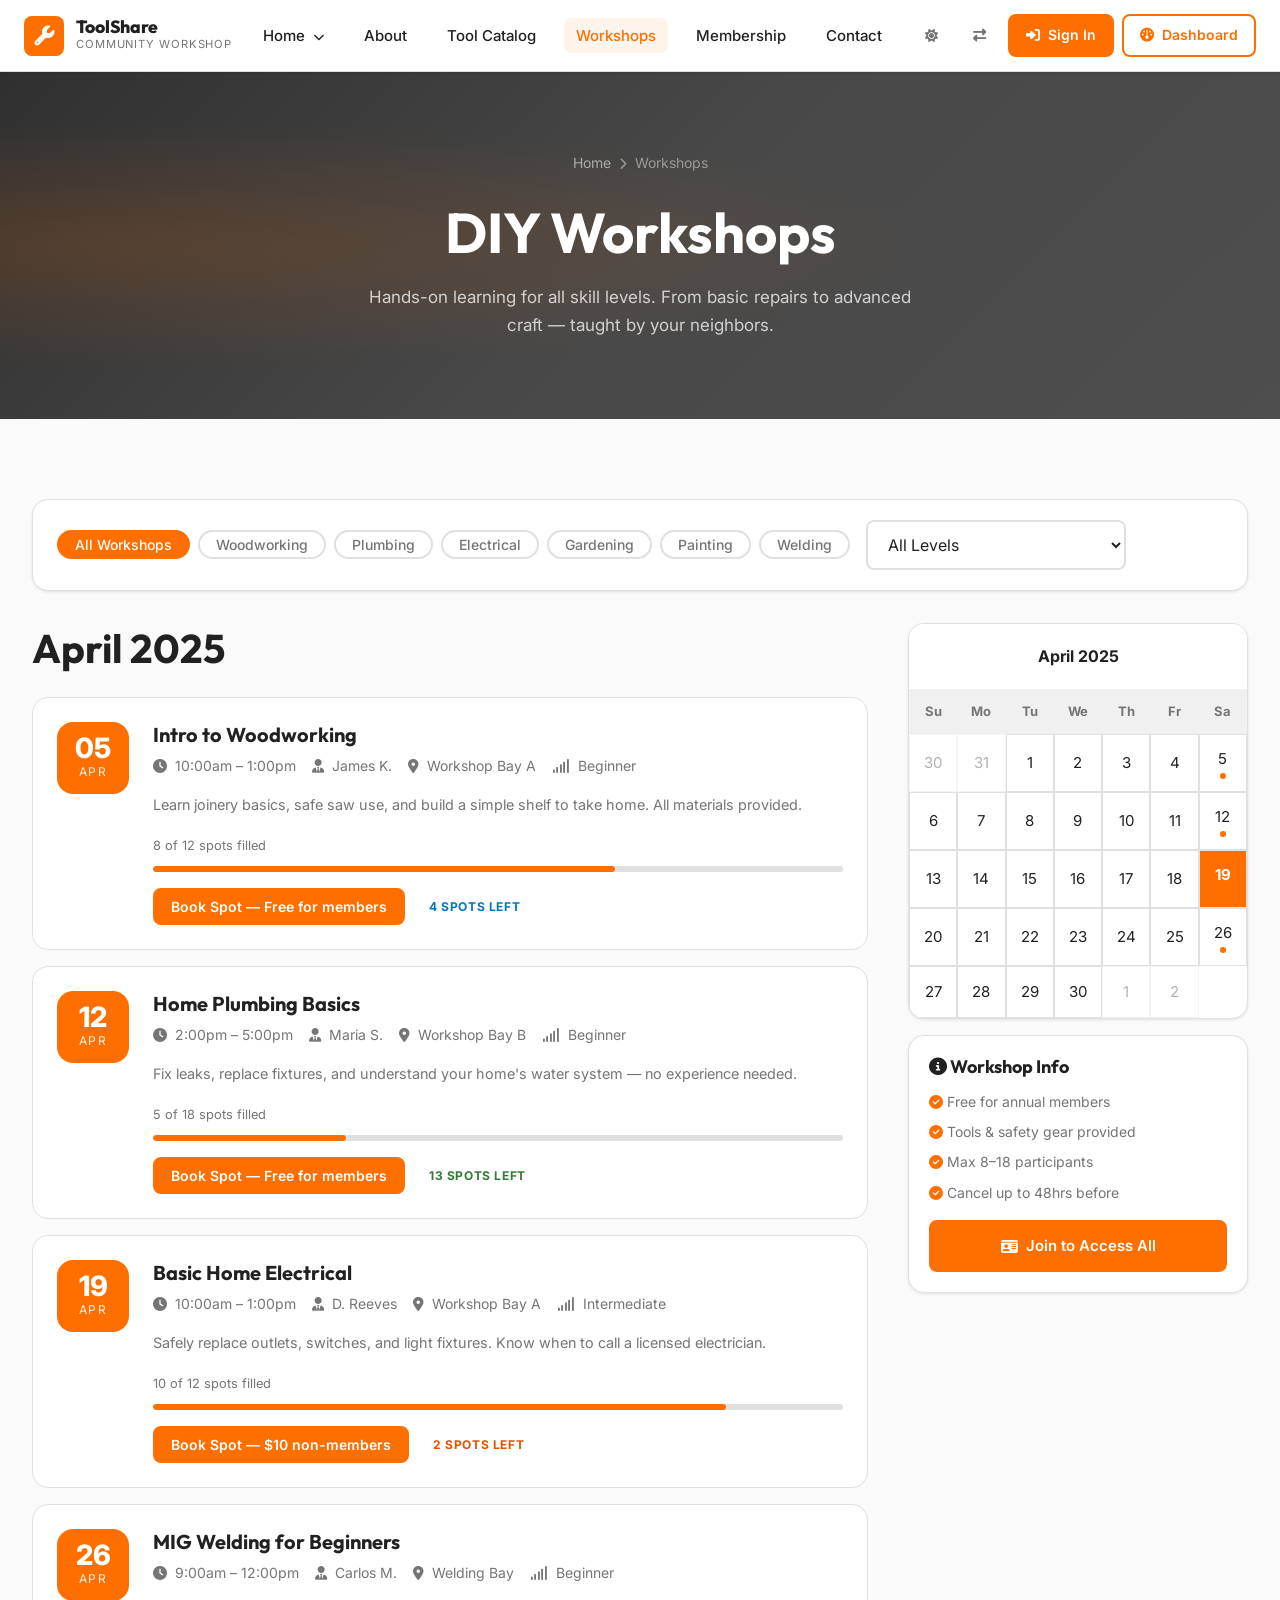
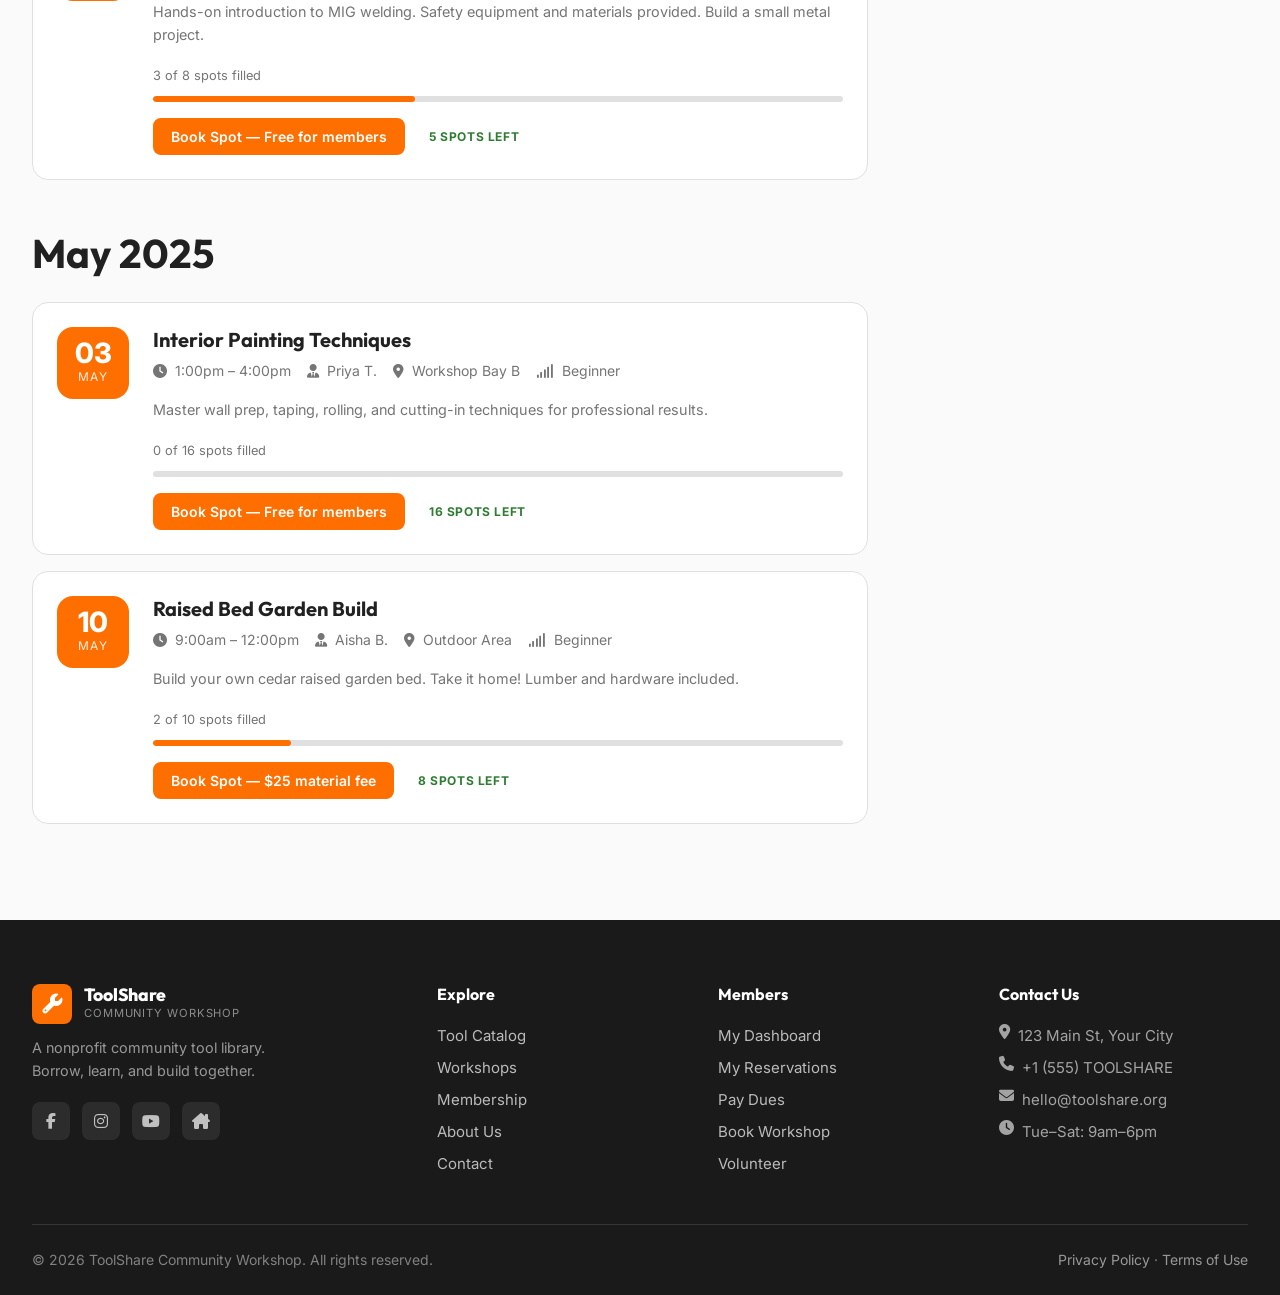
<file: pages/workshops.html>
<!DOCTYPE html>
<html lang="en" data-theme="light" dir="ltr">
<head>
  <meta charset="UTF-8"/>
  <meta name="viewport" content="width=device-width, initial-scale=1.0"/>
  <title>DIY Workshops – ToolShare Community Workshop</title>
  <link rel="icon" type="image/svg+xml" href="../assets/images/favicon.svg" />
  <meta name="description" content="Join hands-on DIY workshops for all skill levels. Learn woodworking, plumbing, electrical, and more from community experts."/>
  <link rel="preconnect" href="https://fonts.googleapis.com"/>
  <link rel="preconnect" href="https://fonts.gstatic.com" crossorigin/>
  <link href="https://fonts.googleapis.com/css2?family=Inter:wght@400;500;600;700&family=Outfit:wght@400;600;700;800&display=swap" rel="stylesheet"/>
  <link rel="stylesheet" href="https://cdnjs.cloudflare.com/ajax/libs/font-awesome/6.5.0/css/all.min.css"/>
  <link rel="stylesheet" href="../assets/css/style.css"/>
  <link rel="stylesheet" href="../assets/css/dark-mode.css"/>
  <link rel="stylesheet" href="../assets/css/rtl.css"/>
  <style>
    .workshops-layout{display:grid;grid-template-columns:1fr 340px;gap:var(--sp-10);align-items:start}
    .workshop-event{
      display:flex;gap:var(--sp-6);padding:var(--sp-6);
      background:var(--color-surface);border:1px solid var(--color-border);
      border-radius:var(--radius-lg);margin-bottom:var(--sp-4);
      transition:all var(--transition);
    }
    .workshop-event:hover{border-color:var(--color-accent);box-shadow:var(--shadow-md)}
    .event-date{
      min-width:72px;height:72px;border-radius:var(--radius-lg);
      background:var(--color-accent);display:flex;flex-direction:column;
      align-items:center;justify-content:center;color:#fff;flex-shrink:0
    }
    .event-date .day{font-size:1.75rem;font-weight:800;line-height:1}
    .event-date .month{font-size:.75rem;text-transform:uppercase;letter-spacing:.1em;opacity:.9}
    .event-body{flex:1}
    .event-body h3{font-size:1.25rem;margin-bottom:var(--sp-2)}
    .event-meta{display:flex;flex-wrap:wrap;gap:var(--sp-4);font-size:.875rem;color:var(--color-text-muted);margin-bottom:var(--sp-4)}
    .event-meta span{display:flex;align-items:center;gap:var(--sp-2)}
    .event-actions{display:flex;flex-wrap:wrap;gap:var(--sp-3);align-items:center;margin-top:var(--sp-4)}
    .spots-bar{height:6px;border-radius:3px;background:var(--color-border);margin-top:var(--sp-2);overflow:hidden}
    .spots-fill{height:100%;border-radius:3px;background:var(--color-accent)}
    .sticky-calendar{position:sticky;top:calc(var(--nav-height)+var(--sp-4))}

    @media(max-width:1023px){
      .workshops-layout{grid-template-columns:1fr}
      .sticky-calendar{position:static}
    }

    @media(max-width:767px){
      .filter-bar{flex-direction:column;align-items:stretch;padding:var(--sp-4);margin-bottom:var(--sp-4)!important}
      .filter-bar .form-control{max-width:100%}
      .filter-chips{justify-content:center}
    }

    @media(max-width:639px){
      .workshop-event{flex-direction:column;gap:var(--sp-4);padding:var(--sp-5)}
      .event-date{width:100%;height:auto;flex-direction:row;gap:var(--sp-2);padding:var(--sp-3)}
      .event-date .day{font-size:1.25rem}
      .event-date .month{font-size:.875rem}
      .event-actions{flex-direction:column;align-items:stretch}
      .event-actions .btn{width:100%}
    }
  </style>
</head>
<body>
<header role="banner">
  <nav class="navbar" aria-label="Main navigation">
    <div class="navbar__inner">
      <a class="navbar__brand" href="../index.html"><div class="navbar__logo"><i class="fa-solid fa-wrench"></i></div><div><div class="navbar__name">ToolShare</div><div class="navbar__tagline">Community Workshop</div></div></a>
        <ul class="nav-links" role="list">
          <li class="dropdown">
            <a href="#" aria-haspopup="true" aria-expanded="false">Home <i class="fa-solid fa-chevron-down" style="font-size:0.75em;margin-left:4px;"></i></a>
            <ul class="dropdown-menu" aria-label="Home submenu">
              <li><a href="../index.html">Home 1</a></li>
              <li><a href="../index2.html">Home 2</a></li>
            </ul>
          </li>
          <li><a href="about.html">About</a></li>
          <li><a href="catalog.html">Tool Catalog</a></li>
          <li><a href="workshops.html" class="active">Workshops</a></li>
          <li><a href="membership.html">Membership</a></li>
          <li><a href="contact.html">Contact</a></li>
        </ul>
      <div class="nav-ctrls">
        <button class="icon-btn" id="themeToggle" aria-label="Toggle dark mode"><i class="fa-solid fa-sun icon-sun"></i><i class="fa-solid fa-moon icon-moon"></i></button>
        <button class="icon-btn" id="rtlToggle" title="Switch to RTL" aria-label="Toggle RTL"><i class="fa-solid fa-right-left"></i></button>
        <a href="login.html" class="btn btn-primary btn-sm hd"><i class="fa-solid fa-right-to-bracket"></i>Sign In</a>
        <a href="../dashboard/user.html" class="btn btn-outline btn-sm hd"><i class="fa-solid fa-gauge"></i>Dashboard</a>
        <button class="hamburger" id="hamburger" aria-expanded="false" aria-controls="navDrawer" aria-label="Open menu"><span></span><span></span><span></span></button>
      </div>
    </div>
  </nav>
  <div class="nav-drawer" id="navDrawer" role="navigation">
    <a href="../index.html"><i class="fa-solid fa-house"></i> Home 1</a>
    <a href="../index2.html"><i class="fa-solid fa-house"></i> Home 2</a>
    <a href="about.html"><i class="fa-solid fa-circle-info"></i> About</a>
    <a href="catalog.html"><i class="fa-solid fa-toolbox"></i> Tool Catalog</a>
    <a href="workshops.html" class="active"><i class="fa-solid fa-calendar-days"></i> Workshops</a>
    <a href="membership.html"><i class="fa-solid fa-id-card"></i> Membership</a>
    <a href="contact.html"><i class="fa-solid fa-envelope"></i> Contact</a>
    <a href="login.html"><i class="fa-solid fa-right-to-bracket"></i> Sign In</a>
    <a href="../dashboard/user.html"><i class="fa-solid fa-gauge"></i> Dashboard</a>
  </div>
</header>

<main id="main-content">
  <section class="page-hero" style="--page-hero-bg:url('https://images.unsplash.com/photo-1567361808960-dec9cb578182?w=1400&h=500&fit=crop&q=80')"
    aria-labelledby="workshops-heading">
    <div class="container">
      <nav class="breadcrumb" aria-label="Breadcrumb" style="justify-content:center">
        <a href="../index.html">Home</a>
        <span class="breadcrumb__sep"><i class="fa-solid fa-chevron-right"></i></span>
        <span aria-current="page">Workshops</span>
      </nav>
      <h1>DIY Workshops</h1>
      <p>Hands-on learning for all skill levels. From basic repairs to advanced craft — taught by your neighbors.</p>
    </div>
  </section>

  <section class="section">
    <div class="container">
      <!-- Filter row -->
      <div class="filter-bar reveal" style="margin-bottom:var(--sp-8)">
        <div class="filter-chips" role="group" aria-label="Filter workshops">
          <button class="chip active" data-filter="all">All Workshops</button>
          <button class="chip" data-filter="woodwork">Woodworking</button>
          <button class="chip" data-filter="plumbing">Plumbing</button>
          <button class="chip" data-filter="electrical">Electrical</button>
          <button class="chip" data-filter="garden">Gardening</button>
          <button class="chip" data-filter="painting">Painting</button>
          <button class="chip" data-filter="welding">Welding</button>
        </div>
        <select class="form-control" aria-label="Filter by skill level">
          <option value="">All Levels</option>
          <option>Beginner</option>
          <option>Intermediate</option>
          <option>Advanced</option>
        </select>
      </div>

      <div class="workshops-layout">
        <!-- Events List -->
        <div>
          <h2 style="margin-bottom:var(--sp-6)" class="reveal">April 2025</h2>

          <article class="workshop-event reveal" data-category="woodwork">
            <div class="event-date" aria-label="April 5"><span class="day">05</span><span class="month">Apr</span></div>
            <div class="event-body">
              <h3>Intro to Woodworking</h3>
              <div class="event-meta">
                <span><i class="fa-solid fa-clock"></i> 10:00am – 1:00pm</span>
                <span><i class="fa-solid fa-user-tie"></i> James K.</span>
                <span><i class="fa-solid fa-location-dot"></i> Workshop Bay A</span>
                <span><i class="fa-solid fa-signal"></i> Beginner</span>
              </div>
              <p style="font-size:.9rem;color:var(--color-text-muted)">Learn joinery basics, safe saw use, and build a simple shelf to take home. All materials provided.</p>
              <div><span style="font-size:.8rem;color:var(--color-text-muted)">8 of 12 spots filled</span>
                <div class="spots-bar"><div class="spots-fill" style="width:67%"></div></div>
              </div>
              <div class="event-actions">
                <button class="btn btn-primary btn-sm" data-modal="bookModal">Book Spot — Free for members</button>
                <span class="card__badge badge-upcoming">4 spots left</span>
              </div>
            </div>
          </article>

          <article class="workshop-event reveal" data-category="plumbing">
            <div class="event-date" aria-label="April 12"><span class="day">12</span><span class="month">Apr</span></div>
            <div class="event-body">
              <h3>Home Plumbing Basics</h3>
              <div class="event-meta">
                <span><i class="fa-solid fa-clock"></i> 2:00pm – 5:00pm</span>
                <span><i class="fa-solid fa-user-tie"></i> Maria S.</span>
                <span><i class="fa-solid fa-location-dot"></i> Workshop Bay B</span>
                <span><i class="fa-solid fa-signal"></i> Beginner</span>
              </div>
              <p style="font-size:.9rem;color:var(--color-text-muted)">Fix leaks, replace fixtures, and understand your home's water system — no experience needed.</p>
              <div><span style="font-size:.8rem;color:var(--color-text-muted)">5 of 18 spots filled</span>
                <div class="spots-bar"><div class="spots-fill" style="width:28%"></div></div>
              </div>
              <div class="event-actions">
                <button class="btn btn-primary btn-sm" data-modal="bookModal">Book Spot — Free for members</button>
                <span class="card__badge badge-available">13 spots left</span>
              </div>
            </div>
          </article>

          <article class="workshop-event reveal" data-category="electrical">
            <div class="event-date" aria-label="April 19"><span class="day">19</span><span class="month">Apr</span></div>
            <div class="event-body">
              <h3>Basic Home Electrical</h3>
              <div class="event-meta">
                <span><i class="fa-solid fa-clock"></i> 10:00am – 1:00pm</span>
                <span><i class="fa-solid fa-user-tie"></i> D. Reeves</span>
                <span><i class="fa-solid fa-location-dot"></i> Workshop Bay A</span>
                <span><i class="fa-solid fa-signal"></i> Intermediate</span>
              </div>
              <p style="font-size:.9rem;color:var(--color-text-muted)">Safely replace outlets, switches, and light fixtures. Know when to call a licensed electrician.</p>
              <div><span style="font-size:.8rem;color:var(--color-text-muted)">10 of 12 spots filled</span>
                <div class="spots-bar"><div class="spots-fill" style="width:83%"></div></div>
              </div>
              <div class="event-actions">
                <button class="btn btn-primary btn-sm" data-modal="bookModal">Book Spot — $10 non-members</button>
                <span class="card__badge badge-reserved">2 spots left</span>
              </div>
            </div>
          </article>

          <article class="workshop-event reveal" data-category="welding">
            <div class="event-date" aria-label="April 26"><span class="day">26</span><span class="month">Apr</span></div>
            <div class="event-body">
              <h3>MIG Welding for Beginners</h3>
              <div class="event-meta">
                <span><i class="fa-solid fa-clock"></i> 9:00am – 12:00pm</span>
                <span><i class="fa-solid fa-user-tie"></i> Carlos M.</span>
                <span><i class="fa-solid fa-location-dot"></i> Welding Bay</span>
                <span><i class="fa-solid fa-signal"></i> Beginner</span>
              </div>
              <p style="font-size:.9rem;color:var(--color-text-muted)">Hands-on introduction to MIG welding. Safety equipment and materials provided. Build a small metal project.</p>
              <div><span style="font-size:.8rem;color:var(--color-text-muted)">3 of 8 spots filled</span>
                <div class="spots-bar"><div class="spots-fill" style="width:38%"></div></div>
              </div>
              <div class="event-actions">
                <button class="btn btn-primary btn-sm" data-modal="bookModal">Book Spot — Free for members</button>
                <span class="card__badge badge-available">5 spots left</span>
              </div>
            </div>
          </article>

          <h2 style="margin:var(--sp-12) 0 var(--sp-6)" class="reveal">May 2025</h2>

          <article class="workshop-event reveal" data-category="painting">
            <div class="event-date" aria-label="May 3"><span class="day">03</span><span class="month">May</span></div>
            <div class="event-body">
              <h3>Interior Painting Techniques</h3>
              <div class="event-meta">
                <span><i class="fa-solid fa-clock"></i> 1:00pm – 4:00pm</span>
                <span><i class="fa-solid fa-user-tie"></i> Priya T.</span>
                <span><i class="fa-solid fa-location-dot"></i> Workshop Bay B</span>
                <span><i class="fa-solid fa-signal"></i> Beginner</span>
              </div>
              <p style="font-size:.9rem;color:var(--color-text-muted)">Master wall prep, taping, rolling, and cutting-in techniques for professional results.</p>
              <div><span style="font-size:.8rem;color:var(--color-text-muted)">0 of 16 spots filled</span>
                <div class="spots-bar"><div class="spots-fill" style="width:0%"></div></div>
              </div>
              <div class="event-actions">
                <button class="btn btn-primary btn-sm" data-modal="bookModal">Book Spot — Free for members</button>
                <span class="card__badge badge-available">16 spots left</span>
              </div>
            </div>
          </article>

          <article class="workshop-event reveal" data-category="garden">
            <div class="event-date" aria-label="May 10"><span class="day">10</span><span class="month">May</span></div>
            <div class="event-body">
              <h3>Raised Bed Garden Build</h3>
              <div class="event-meta">
                <span><i class="fa-solid fa-clock"></i> 9:00am – 12:00pm</span>
                <span><i class="fa-solid fa-user-tie"></i> Aisha B.</span>
                <span><i class="fa-solid fa-location-dot"></i> Outdoor Area</span>
                <span><i class="fa-solid fa-signal"></i> Beginner</span>
              </div>
              <p style="font-size:.9rem;color:var(--color-text-muted)">Build your own cedar raised garden bed. Take it home! Lumber and hardware included.</p>
              <div><span style="font-size:.8rem;color:var(--color-text-muted)">2 of 10 spots filled</span>
                <div class="spots-bar"><div class="spots-fill" style="width:20%"></div></div>
              </div>
              <div class="event-actions">
                <button class="btn btn-primary btn-sm" data-modal="bookModal">Book Spot — $25 material fee</button>
                <span class="card__badge badge-available">8 spots left</span>
              </div>
            </div>
          </article>
        </div>

        <!-- Mini Calendar -->
        <aside class="sticky-calendar reveal" aria-label="Workshop calendar">
          <div class="calendar">
            <div class="calendar__header">
              <button aria-label="Previous month"><i class="fa-solid fa-chevron-left" aria-hidden="true"></i></button>
              <strong>April 2025</strong>
              <button aria-label="Next month"><i class="fa-solid fa-chevron-right" aria-hidden="true"></i></button>
            </div>
            <div class="calendar__grid">
              <div class="cal-day-name">Su</div><div class="cal-day-name">Mo</div>
              <div class="cal-day-name">Tu</div><div class="cal-day-name">We</div>
              <div class="cal-day-name">Th</div><div class="cal-day-name">Fr</div>
              <div class="cal-day-name">Sa</div>
              <div class="cal-day other-month">30</div><div class="cal-day other-month">31</div>
              <div class="cal-day">1</div><div class="cal-day">2</div><div class="cal-day">3</div><div class="cal-day">4</div>
              <div class="cal-day has-event" title="Intro to Woodworking">5</div>
              <div class="cal-day">6</div><div class="cal-day">7</div><div class="cal-day">8</div><div class="cal-day">9</div><div class="cal-day">10</div><div class="cal-day">11</div>
              <div class="cal-day has-event" title="Home Plumbing Basics">12</div>
              <div class="cal-day">13</div><div class="cal-day">14</div><div class="cal-day">15</div><div class="cal-day">16</div><div class="cal-day">17</div><div class="cal-day">18</div>
              <div class="cal-day has-event today" title="Basic Home Electrical">19</div>
              <div class="cal-day">20</div><div class="cal-day">21</div><div class="cal-day">22</div><div class="cal-day">23</div><div class="cal-day">24</div><div class="cal-day">25</div>
              <div class="cal-day has-event" title="MIG Welding for Beginners">26</div>
              <div class="cal-day">27</div><div class="cal-day">28</div><div class="cal-day">29</div><div class="cal-day">30</div>
              <div class="cal-day other-month">1</div><div class="cal-day other-month">2</div>
            </div>
          </div>
          <div class="card" style="margin-top:var(--sp-4);padding:var(--sp-5)">
            <h4 style="margin-bottom:var(--sp-3)"><i class="fa-solid fa-circle-info" aria-hidden="true"></i> Workshop Info</h4>
            <ul style="font-size:.875rem;color:var(--color-text-muted);display:flex;flex-direction:column;gap:var(--sp-2)">
              <li><i class="fa-solid fa-circle-check" style="color:var(--color-accent)"></i> Free for annual members</li>
              <li><i class="fa-solid fa-circle-check" style="color:var(--color-accent)"></i> Tools & safety gear provided</li>
              <li><i class="fa-solid fa-circle-check" style="color:var(--color-accent)"></i> Max 8–18 participants</li>
              <li><i class="fa-solid fa-circle-check" style="color:var(--color-accent)"></i> Cancel up to 48hrs before</li>
            </ul>
            <a href="membership.html" class="btn btn-primary w-full" style="margin-top:var(--sp-4)">
              <i class="fa-solid fa-id-card"></i>Join to Access All
            </a>
          </div>
        </aside>
      </div>
    </div>
  </section>
</main>

<footer class="footer" role="contentinfo">
  <div class="container">
    <div class="grid footer__grid" style="grid-template-columns:1.5fr 1fr 1fr 1fr;gap:var(--sp-8)">
      <div class="footer__brand">
        <a class="navbar__brand" href="../index.html" aria-label="ToolShare Home">
          <div class="navbar__logo" aria-hidden="true"><i class="fa-solid fa-wrench"></i></div>
          <div>
            <div class="navbar__name">ToolShare</div>
            <div class="navbar__tagline">Community Workshop</div>
          </div>
        </a>
        <p>A nonprofit community tool library. Borrow, learn, and build together.</p>
        <div class="social-links" style="margin-top:var(--sp-5)">
          <a href="#" aria-label="Facebook"><i class="fa-brands fa-facebook-f" aria-hidden="true"></i></a>
          <a href="#" aria-label="Instagram"><i class="fa-brands fa-instagram" aria-hidden="true"></i></a>
          <a href="#" aria-label="YouTube"><i class="fa-brands fa-youtube" aria-hidden="true"></i></a>
          <a href="#" aria-label="Nextdoor"><i class="fa-solid fa-house-chimney" aria-hidden="true"></i></a>
        </div>
      </div>
      <div>
        <h4>Explore</h4>
        <ul class="footer__links">
          <li><a href="catalog.html">Tool Catalog</a></li>
          <li><a href="workshops.html">Workshops</a></li>
          <li><a href="membership.html">Membership</a></li>
          <li><a href="about.html">About Us</a></li>
          <li><a href="contact.html">Contact</a></li>
        </ul>
      </div>
      <div>
        <h4>Members</h4>
        <ul class="footer__links">
          <li><a href="../dashboard/user.html">My Dashboard</a></li>
          <li><a href="../dashboard/user.html#reservations">My Reservations</a></li>
          <li><a href="../dashboard/user.html#dues">Pay Dues</a></li>
          <li><a href="workshops.html">Book Workshop</a></li>
          <li><a href="#">Volunteer</a></li>
        </ul>
      </div>
      <div>
        <h4>Contact Us</h4>
        <ul class="footer__links">
          <li><i class="fa-solid fa-location-dot" aria-hidden="true"></i> 123 Main St, Your City</li>
          <li><i class="fa-solid fa-phone" aria-hidden="true"></i> +1 (555) TOOLSHARE</li>
          <li><i class="fa-solid fa-envelope" aria-hidden="true"></i> hello@toolshare.org</li>
          <li><i class="fa-solid fa-clock" aria-hidden="true"></i> Tue–Sat: 9am–6pm</li>
        </ul>
      </div>
    </div>
    <div class="footer__bottom">
      <p>&copy; 2026 ToolShare Community Workshop. All rights reserved.</p>
      <p><a href="#">Privacy Policy</a> · <a href="#">Terms of Use</a></p>
    </div>
  </div>
</footer>

<!-- Book Workshop Modal -->
<div class="modal-overlay" id="bookModal" role="dialog" aria-modal="true" aria-labelledby="bookModalTitle" aria-hidden="true">
  <div class="modal">
    <div class="modal__header">
      <h3 id="bookModalTitle">Book Workshop Spot</h3>
      <button class="modal__close" data-modal-close aria-label="Close"><i class="fa-solid fa-xmark"></i></button>
    </div>
    <form data-validate action="#" method="POST" aria-label="Workshop booking form">
      <div class="form-group">
        <label for="bkName" class="form-label">Full Name <span class="required">*</span></label>
        <input type="text" id="bkName" name="name" class="form-control" placeholder="Jane Smith" data-rules="required|minLength:2" aria-required="true"/>
        <span class="form-error" role="alert"></span>
      </div>
      <div class="form-group">
        <label for="bkEmail" class="form-label">Email Address <span class="required">*</span></label>
        <input type="email" id="bkEmail" name="email" class="form-control" placeholder="jane@example.com" data-rules="required|email" aria-required="true"/>
        <span class="form-error" role="alert"></span>
      </div>
      <div class="form-group">
        <label for="bkMembership" class="form-label">Membership Number</label>
        <input type="text" id="bkMembership" name="membership" class="form-control" placeholder="MBR-0000 (members only)"/>
        <span class="form-hint">Leave blank if not a member. Non-member fee applies.</span>
      </div>
      <div class="form-group">
        <label for="bkNotes" class="form-label">Dietary / Accessibility Needs</label>
        <textarea id="bkNotes" name="notes" class="form-control" rows="2" placeholder="Any requirements we should know about…"></textarea>
      </div>
      <div class="flex gap-4" style="justify-content:flex-end">
        <button type="button" class="btn btn-ghost" data-modal-close>Cancel</button>
        <button type="submit" class="btn btn-primary"><i class="fa-solid fa-check"></i>Confirm Booking</button>
      </div>
    </form>
  </div>
</div>

<div class="toast-container" aria-live="polite"></div>
<script src="../assets/js/main.js"></script>
</body>
</html>
</file>
<file: assets/css/style.css>
/* ============================================================
   TOOL LIBRARY – Main Stylesheet
   Color Palette: Primary #212121 | Secondary #424242 | Accent #FF6F00
   Background #FAFAFA | Text #212121 (light) / #EEEEEE (dark)
   ============================================================ */

/* ── CSS Variables ── */
:root {
  --color-primary: #212121;
  --color-secondary: #424242;
  --color-accent: #FF6F00;
  --color-accent-dark: #E65100;
  --color-accent-light: #FFA040;
  --color-bg: #FAFAFA;
  --color-bg-alt: #F0F0F0;
  --color-surface: #FFFFFF;
  --color-border: #E0E0E0;
  --color-text: #212121;
  --color-text-muted: #757575;
  --color-text-inv: #EEEEEE;
  --color-success: #2E7D32;
  --color-warning: #F57F17;
  --color-error: #C62828;
  --color-info: #0277BD;

  --shadow-sm: 0 1px 3px rgba(0, 0, 0, .10);
  --shadow-md: 0 4px 12px rgba(0, 0, 0, .12);
  --shadow-lg: 0 8px 28px rgba(0, 0, 0, .15);
  --shadow-accent: 0 4px 20px rgba(255, 111, 0, .35);

  --radius-sm: 4px;
  --radius-md: 8px;
  --radius-lg: 16px;
  --radius-xl: 24px;

  --sp-1: 4px;
  --sp-2: 8px;
  --sp-3: 12px;
  --sp-4: 16px;
  --sp-5: 20px;
  --sp-6: 24px;
  --sp-8: 32px;
  --sp-10: 40px;
  --sp-12: 48px;
  --sp-16: 64px;
  --sp-20: 80px;

  --font-sans: 'Inter', 'Outfit', sans-serif;
  --font-head: 'Outfit', 'Inter', sans-serif;
  --font-mono: 'JetBrains Mono', monospace;

  --nav-height: 72px;
  --transition: 0.25s ease;
  --transition-slow: 0.4s ease;
}

/* ── Reset ── */
*,
*::before,
*::after {
  box-sizing: border-box;
  margin: 0;
  padding: 0
}

html {
  scroll-behavior: smooth;
  font-size: 16px;
  -webkit-text-size-adjust: 100%
}

body {
  font-family: var(--font-sans);
  background: var(--color-bg);
  color: var(--color-text);
  line-height: 1.6;
  min-height: 100vh;
  overflow-x: hidden;
}

img,
video {
  max-width: 100%;
  height: auto;
  display: block
}

a {
  color: var(--color-accent);
  text-decoration: none;
  transition: color var(--transition)
}

a:hover {
  color: var(--color-accent-dark)
}

ul {
  list-style: none
}

button {
  cursor: pointer;
  border: none;
  background: none;
  font-family: inherit
}

input,
textarea,
select {
  font-family: inherit
}

/* ── Typography ── */
h1,
h2,
h3,
h4,
h5,
h6 {
  font-family: var(--font-head);
  font-weight: 700;
  line-height: 1.25;
  color: var(--color-primary)
}

h1 {
  font-size: clamp(2rem, 5vw, 3.5rem)
}

h2 {
  font-size: clamp(1.5rem, 3.5vw, 2.5rem)
}

h3 {
  font-size: clamp(1.25rem, 2.5vw, 1.75rem)
}

h4 {
  font-size: 1.125rem
}

p {
  margin-bottom: var(--sp-4)
}

.text-accent {
  color: var(--color-accent)
}

.text-muted {
  color: var(--color-text-muted)
}

.text-center {
  text-align: center
}

/* ── Container ── */
.container {
  width: 100%;
  max-width: 1280px;
  margin-inline: auto;
  padding-inline: var(--sp-4)
}

@media(min-width:640px) {
  .container {
    padding-inline: var(--sp-6)
  }
}

@media(min-width:1024px) {
  .container {
    padding-inline: var(--sp-8)
  }
}

/* ── Grid ── */
.grid {
  display: grid;
  gap: var(--sp-6);
  align-items: stretch
}

.grid-2 {
  grid-template-columns: repeat(auto-fit, minmax(min(100%, 350px), 1fr))
}

.grid-3 {
  grid-template-columns: repeat(auto-fit, minmax(min(100%, 300px), 1fr))
}

.grid-4 {
  grid-template-columns: repeat(auto-fit, minmax(min(100%, 220px), 1fr))
}

/* Force equal-column grids at full desktop widths */
@media(min-width: 1024px) {
  .grid-3 { grid-template-columns: repeat(3, 1fr) }
  .grid-4 { grid-template-columns: repeat(4, 1fr) }
}
@media(min-width: 640px) and (max-width: 1023px) {
  .grid-3 { grid-template-columns: repeat(2, 1fr) }
  .grid-4 { grid-template-columns: repeat(2, 1fr) }
}

/* ── Flex Utils ── */
.flex {
  display: flex
}

.flex-col {
  flex-direction: column
}

.items-center {
  align-items: center
}

.justify-between {
  justify-content: space-between
}

.justify-center {
  justify-content: center
}

.gap-2 {
  gap: var(--sp-2)
}

.gap-4 {
  gap: var(--sp-4)
}

.gap-6 {
  gap: var(--sp-6)
}

.flex-wrap {
  flex-wrap: wrap
}

/* ╔══════════════════════════════╗
   ║  BUTTONS                     ║
   ╚══════════════════════════════╝ */
.btn {
  display: inline-flex;
  align-items: center;
  justify-content: center;
  gap: var(--sp-2);
  padding: var(--sp-3) var(--sp-6);
  border-radius: var(--radius-md);
  font-weight: 600;
  font-size: .9375rem;
  transition: all var(--transition);
  cursor: pointer;
  border: 2px solid transparent;
  min-height: 44px;
  white-space: nowrap;
  text-decoration: none;
}

.btn:focus-visible {
  outline: 3px solid var(--color-accent);
  outline-offset: 3px
}

.btn-primary {
  background: var(--color-accent);
  color: #fff;
  border-color: var(--color-accent)
}

.btn-primary:hover {
  background: var(--color-accent-dark);
  border-color: var(--color-accent-dark);
  box-shadow: var(--shadow-accent);
  transform: translateY(-1px);
  color: #fff
}

.btn-secondary {
  background: transparent;
  color: var(--color-primary);
  border-color: var(--color-secondary)
}

.btn-secondary:hover {
  background: var(--color-secondary);
  color: #fff
}

.btn-outline {
  background: transparent;
  color: var(--color-accent);
  border-color: var(--color-accent)
}

.btn-outline:hover {
  background: var(--color-accent);
  color: #fff;
  box-shadow: var(--shadow-accent)
}

.btn-ghost {
  background: transparent;
  color: var(--color-text-muted);
  border-color: transparent
}

.btn-ghost:hover {
  background: var(--color-bg-alt);
  color: var(--color-primary)
}

.btn-sm {
  padding: var(--sp-2) var(--sp-4);
  font-size: .875rem;
  min-height: 36px
}

.btn-lg {
  padding: var(--sp-4) var(--sp-8);
  font-size: 1.0625rem;
  min-height: 52px
}

/* ╔══════════════════════════════╗
   ║  CARDS                       ║
   ╚══════════════════════════════╝ */
.card {
  background: var(--color-surface);
  border-radius: var(--radius-lg);
  border: 1px solid var(--color-border);
  box-shadow: var(--shadow-sm);
  overflow: hidden;
  transition: all var(--transition);
  /* Equal height cards in a grid row */
  display: flex;
  flex-direction: column;
}

.card:hover {
  box-shadow: var(--shadow-md);
  transform: translateY(-3px)
}

.card__img {
  width: 100%;
  height: 220px;
  object-fit: cover;
  flex-shrink: 0
}

.card__body {
  padding: var(--sp-6);
  display: flex;
  flex-direction: column;
  flex: 1
}

.card__badge {
  display: inline-block;
  padding: var(--sp-1) var(--sp-3);
  border-radius: var(--radius-sm);
  font-size: .75rem;
  font-weight: 700;
  text-transform: uppercase;
  letter-spacing: .05em;
}

.badge-available {
  color: #2E7D32;
  display:inline;
}

.badge-reserved {

  color: #E65100;
  display: inline;
}

.badge-unavailable {

  color: #C62828;
}

.badge-upcoming {

  color: #0277BD
}

.card__title {
  font-size: 1.125rem;
  margin-bottom: var(--sp-2)
}

.card__meta {
  font-size: .875rem;
  color: var(--color-text-muted);
  margin-bottom: var(--sp-4)
}

.card__meta {
  font-size: .875rem;
  color: var(--color-text-muted);
  margin-bottom: var(--sp-3)
}

.card__actions {
  display: flex;
  gap: var(--sp-2);
  flex-wrap: wrap;
  margin-top: auto;
  padding-top: var(--sp-4)
}

/* ╔══════════════════════════════╗
   ║  FORMS                       ║
   ╚══════════════════════════════╝ */
.form-group {
  margin-bottom: var(--sp-5);
  position: relative
}

.form-label {
  display: block;
  font-weight: 600;
  font-size: .875rem;
  margin-bottom: var(--sp-2);
  color: var(--color-primary)
}

.form-label .required {
  color: var(--color-error)
}

.form-control {
  width: 100%;
  padding: var(--sp-3) var(--sp-4);
  border: 2px solid var(--color-border);
  border-radius: var(--radius-md);
  background: var(--color-surface);
  color: var(--color-text);
  font-size: 1rem;
  transition: border-color var(--transition), box-shadow var(--transition);
  min-height: 44px;
}

.form-control:focus {
  outline: none;
  border-color: var(--color-accent);
  box-shadow: 0 0 0 3px rgba(255, 111, 0, .15)
}

.form-control.is-invalid {
  border-color: var(--color-error)
}

.form-control.is-valid {
  border-color: var(--color-success)
}

.form-error {
  color: var(--color-error);
  font-size: .8125rem;
  margin-top: var(--sp-1);
  display: none
}

.form-error.visible {
  display: block
}

.form-hint {
  color: var(--color-text-muted);
  font-size: .8125rem;
  margin-top: var(--sp-1)
}

/* ╔══════════════════════════════╗
   ║  NAVIGATION                  ║
   ╚══════════════════════════════╝ */
header {
  position: sticky;
  top: 0;
  z-index: 1000;
}

.navbar {
  position: sticky;
  top: 0;
  z-index: 1000;
  height: var(--nav-height);
  background: var(--color-surface);
  border-bottom: 1px solid var(--color-border);
  box-shadow: var(--shadow-sm);
  transition: background var(--transition), box-shadow var(--transition);
}

.navbar.scrolled {
  box-shadow: var(--shadow-md)
}

.navbar__inner {
  max-width: 1280px;
  margin-inline: auto;
  padding-inline: var(--sp-6);
  height: 100%;
  display: flex;
  align-items: center;
  justify-content: space-between;
}

.navbar__brand {
  display: flex;
  align-items: center;
  gap: var(--sp-3);
  text-decoration: none
}

.navbar__logo {
  width: 40px;
  height: 40px;
  background: var(--color-accent);
  border-radius: var(--radius-md);
  display: grid;
  place-items: center;
  color: #fff;
  font-size: 1.25rem;
  flex-shrink: 0;
}

.navbar__name {
  font-family: var(--font-head);
  font-weight: 800;
  font-size: 1.1rem;
  color: var(--color-primary);
  line-height: 1.1
}

.navbar__tagline {
  font-size: .7rem;
  color: var(--color-text-muted);
  text-transform: uppercase;
  letter-spacing: .08em
}

.nav-links {
  display: flex;
  align-items: center;
  gap: var(--sp-1)
}

.nav-links a {
  padding: var(--sp-2) var(--sp-3);
  border-radius: var(--radius-md);
  font-weight: 500;
  color: var(--color-text);
  transition: all var(--transition);
  font-size: .9375rem;
}

.nav-links a:hover,
.nav-links a.active {
  color: var(--color-accent);
  background: rgba(255, 111, 0, .08)
}

/* Dropdown Navigation */
.dropdown {
  position: relative;
  display: inline-block;
}

.dropdown-menu {
  position: absolute;
  top: 100%;
  left: 0;
  min-width: 160px;
  background: var(--color-surface);
  border: 1px solid var(--color-border);
  box-shadow: var(--shadow-md);
  border-radius: var(--radius-md);
  padding: var(--sp-2) 0;
  opacity: 0;
  visibility: hidden;
  transform: translateY(10px);
  transition: all var(--transition);
  z-index: 2000;
  list-style: none;
  display: flex;
  flex-direction: column;
}

.dropdown:hover .dropdown-menu,
.dropdown:focus-within .dropdown-menu {
  opacity: 1;
  visibility: visible;
  transform: translateY(0);
}

.dropdown-menu li {
  display: block;
  margin: 0;
}

.nav-links .dropdown-menu a,
.v2-nav-links .dropdown-menu a {
  display: block;
  padding: var(--sp-2) var(--sp-4);
  color: var(--color-text);
  font-size: .9375rem;
  font-weight: 500;
  border-radius: 0;
  background: transparent;
}

.nav-links .dropdown-menu a:hover,
.v2-nav-links .dropdown-menu a:hover {
  background: var(--color-bg-alt);
  color: var(--color-accent);
}

.nav-ctrls {
  display: flex;
  align-items: center;
  gap: var(--sp-2)
}

/* Theme & RTL toggles */
.icon-btn {
  width: 40px;
  height: 40px;
  display: grid;
  place-items: center;
  border-radius: var(--radius-md);
  background: transparent;
  color: var(--color-text-muted);
  transition: all var(--transition);
  border: 1px solid transparent;
}

.icon-btn:hover {
  background: var(--color-bg-alt);
  color: var(--color-accent);
  border-color: var(--color-border)
}

/* Hamburger */
.hamburger {
  display: none;
  width: 40px;
  height: 40px;
  flex-direction: column;
  justify-content: center;
  gap: 5px;
  padding: var(--sp-2);
  border-radius: var(--radius-md)
}

.hamburger span {
  display: block;
  height: 2px;
  background: var(--color-text);
  border-radius: 2px;
  transition: all var(--transition)
}

.hamburger.open span:nth-child(1) {
  transform: translateY(7px) rotate(45deg)
}

.hamburger.open span:nth-child(2) {
  opacity: 0;
  transform: scaleX(0)
}

.hamburger.open span:nth-child(3) {
  transform: translateY(-7px) rotate(-45deg)
}

/* Mobile nav drawer */
.nav-drawer {
  display: none;
  position: fixed;
  inset: 0;
  top: var(--nav-height);
  background: var(--color-surface);
  z-index: 999;
  padding: var(--sp-6);
  flex-direction: column;
  gap: var(--sp-2);
  overflow-y: auto;
  border-top: 1px solid var(--color-border);
}

.nav-drawer.open {
  display: flex
}

.nav-drawer a {
  padding: var(--sp-4);
  border-radius: var(--radius-md);
  font-size: 1.0625rem;
  font-weight: 600;
  color: var(--color-text);
  border: 1px solid var(--color-border);
  transition: all var(--transition);
}

.nav-drawer a:hover {
  background: var(--color-accent);
  color: #fff;
  border-color: var(--color-accent)
}

@media(max-width:1023px) {
  .nav-links {
    display: none
  }
}

@media(max-width:1023px) {
  .hamburger {
    display: flex
  }
}

/* ╔══════════════════════════════╗
   ║  HERO                        ║
   ╚══════════════════════════════╝ */
.hero {
  position: relative;
  min-height: 92vh;
  display: flex;
  align-items: center;
  /* background-image set per-page via --hero-bg or via inline style */
  --hero-bg: url('https://images.unsplash.com/photo-1504148455328-c376907d081c?w=1600&h=900&fit=crop&q=80');
  background-image: var(--hero-bg);
  background-size: cover;
  background-position: center;
  overflow: hidden;
}

/* Dark gradient overlay on top of the photo */
.hero::before {
  content: '';
  position: absolute;
  inset: 0;
  z-index: 0;
  background: linear-gradient(120deg,
      rgba(20, 20, 20, .90) 0%,
      rgba(33, 33, 33, .78) 55%,
      rgba(20, 20, 20, .55) 100%);
}

/* Subtle orange accent orbs */
.hero::after {
  content: '';
  position: absolute;
  inset: 0;
  z-index: 0;
  background:
    radial-gradient(ellipse at 5% 80%, rgba(255, 111, 0, .18) 0%, transparent 45%),
    radial-gradient(ellipse at 85% 15%, rgba(255, 111, 0, .10) 0%, transparent 40%);
  pointer-events: none;
}

/* Two-column split: text left, hero image right */
.hero__inner {
  position: relative;
  z-index: 1;
  display: grid;
  grid-template-columns: 1fr 1fr;
  gap: var(--sp-12);
  align-items: center;
}

/* .hero__text is a natural div wrapper, no extra styles needed */
.hero__img-wrap {
  display: flex;
  align-items: center;
  justify-content: center;
}

.hero__img-wrap img {
  width: 100%;
  max-width: 500px;
  border-radius: var(--radius-xl);
  box-shadow: 0 20px 60px rgba(0, 0, 0, .5), 0 0 0 4px rgba(255, 111, 0, .35);
  object-fit: cover;
  aspect-ratio: 4/3;
  animation: heroImgFloat 6s ease-in-out infinite;
}

@keyframes heroImgFloat {

  0%,
  100% {
    transform: translateY(0)
  }

  50% {
    transform: translateY(-10px)
  }
}

.hero__eyebrow {
  display: inline-flex;
  align-items: center;
  gap: var(--sp-2);
  background: rgba(255, 111, 0, .15);
  color: var(--color-accent-light);
  padding: var(--sp-2) var(--sp-4);
  border-radius: var(--radius-xl);
  font-size: .875rem;
  font-weight: 600;
  border: 1px solid rgba(255, 111, 0, .3);
  margin-bottom: var(--sp-5);
}

.hero h1 {
  color: #fff;
  margin-bottom: var(--sp-5)
}

.hero p {
  color: rgba(255, 255, 255, .75);
  font-size: 1.125rem;
  max-width: 520px;
  margin-bottom: var(--sp-8)
}

.hero__actions {
  display: flex;
  gap: var(--sp-4);
  flex-wrap: wrap
}

.hero__stats {
  display: flex;
  gap: var(--sp-8);
  margin-top: var(--sp-12);
  flex-wrap: wrap;
}

.hero__stat strong {
  display: block;
  font-size: 2rem;
  font-weight: 800;
  color: #fff
}

.hero__stat span {
  font-size: .875rem;
  color: rgba(255, 255, 255, .65)
}

/* Collapse to single column on smaller screens */
@media(max-width:1023px) {
  .hero__inner {
    grid-template-columns: 1fr
  }

  .hero__img-wrap {
    display: none
  }
}

/* ╔══════════════════════════════╗
   ║  SECTION HEADERS             ║
   ╚══════════════════════════════╝ */
.section {
  padding: var(--sp-20) 0
}

.section-sm {
  padding: var(--sp-12) 0
}

.section__header {
  text-align: center;
  margin-bottom: var(--sp-12)
}

.section__label {
  display: inline-block;
  color: var(--color-accent);
  font-weight: 700;
  font-size: .8125rem;
  text-transform: uppercase;
  letter-spacing: .12em;
  margin-bottom: var(--sp-3);
}

.section__title {
  margin-bottom: var(--sp-4)
}

.section__subtitle {
  color: var(--color-text-muted);
  font-size: 1.0625rem;
  max-width: 560px;
  margin-inline: auto
}

/* ╔══════════════════════════════╗
   ║  FEATURES GRID               ║
   ╚══════════════════════════════╝ */
.feature-card {
  padding: var(--sp-8);
  border-radius: var(--radius-lg);
  background: var(--color-surface);
  border: 1px solid var(--color-border);
  transition: all var(--transition);
}

.feature-card:hover {
  border-color: var(--color-accent);
  box-shadow: var(--shadow-md);
  transform: translateY(-4px)
}

.feature-icon {
  width: 56px;
  height: 56px;
  border-radius: var(--radius-lg);
  background: linear-gradient(135deg, rgba(255, 111, 0, .15), rgba(255, 111, 0, .05));
  display: grid;
  place-items: center;
  color: var(--color-accent);
  font-size: 1.5rem;
  margin-bottom: var(--sp-5);
}

.feature-card h3 {
  margin-bottom: var(--sp-3);
  font-size: 1.125rem
}

.feature-card p {
  color: var(--color-text-muted);
  font-size: .9375rem;
  margin: 0
}

/* ╔══════════════════════════════╗
   ║  FILTER BAR                  ║
   ╚══════════════════════════════╝ */
.filter-bar {
  background: var(--color-surface);
  padding: var(--sp-5) var(--sp-6);
  border-radius: var(--radius-lg);
  border: 1px solid var(--color-border);
  display: flex;
  gap: var(--sp-4);
  flex-wrap: wrap;
  align-items: center;
  margin-bottom: var(--sp-8);
  box-shadow: var(--shadow-sm);
}

.filter-bar .form-control {
  max-width: 260px;
  min-height: 40px
}

.filter-chips {
  display: flex;
  gap: var(--sp-2);
  flex-wrap: wrap
}

.chip {
  padding: var(--sp-1) var(--sp-4);
  border-radius: var(--radius-xl);
  font-size: .875rem;
  font-weight: 500;
  cursor: pointer;
  border: 2px solid var(--color-border);
  background: transparent;
  color: var(--color-text-muted);
  transition: all var(--transition);
}

.chip.active,
.chip:hover {
  background: var(--color-accent);
  color: #fff;
  border-color: var(--color-accent)
}

/* ╔══════════════════════════════╗
   ║  CALENDAR                    ║
   ╚══════════════════════════════╝ */
.calendar {
  background: var(--color-surface);
  border-radius: var(--radius-lg);
  border: 1px solid var(--color-border);
  overflow: hidden;
  box-shadow: var(--shadow-sm)
}

.calendar__header {
  background: var(--color-surface);
  color: var(--color-text);
  padding: var(--sp-5) var(--sp-6);
  display: flex;
  align-items: center;
  justify-content: space-between;
}

.calendar__header button {
  color: #fff;
  opacity: .75;
  transition: opacity var(--transition)
}

.calendar__header button:hover {
  opacity: 1
}

.calendar__grid {
  display: grid;
  grid-template-columns: repeat(7, 1fr)
}

.cal-day-name {
  padding: var(--sp-3);
  text-align: center;
  font-size: .8125rem;
  font-weight: 700;
  color: var(--color-text-muted);
  background: var(--color-bg-alt);
}

.cal-day {
  padding: var(--sp-3);
  text-align: center;
  cursor: pointer;
  border: 1px solid var(--color-border);
  font-size: .9375rem;
  transition: all var(--transition);
  min-height: 52px;
  display: flex;
  flex-direction: column;
  align-items: center;
  justify-content: center;
  gap: 2px;
}

.cal-day:hover {
  background: rgba(255, 111, 0, .08);
  color: var(--color-accent)
}

.cal-day.today {
  background: var(--color-accent);
  color: #fff;
  font-weight: 700
}

.cal-day.has-event::after {
  content: '';
  width: 6px;
  height: 6px;
  background: var(--color-accent);
  border-radius: 50%;
  display: block
}

.cal-day.other-month {
  opacity: .35
}

/* ╔══════════════════════════════╗
   ║  STATS BANNER                ║
   ╚══════════════════════════════╝ */
.stats-banner {
  background: var(--color-primary);
  color: #fff;
  padding: var(--sp-16) 0
}

.stat-item {
  text-align: center
}

.stat-number {
  font-family: var(--font-head);
  font-size: 3rem;
  font-weight: 800;
  color: var(--color-accent);
  display: block;
  line-height: 1
}

.stat-label {
  font-size: .9375rem;
  color: rgba(255, 255, 255, .7);
  margin-top: var(--sp-2)
}

/* ╔══════════════════════════════╗
   ║  MEMBERSHIP TIERS            ║
   ╚══════════════════════════════╝ */
.tier-card {
  border-radius: var(--radius-xl);
  border: 2px solid var(--color-border);
  padding: var(--sp-8);
  transition: all var(--transition);
  background: var(--color-surface);
  position: relative;
}

.tier-card.featured {
  border-color: var(--color-accent);
  box-shadow: var(--shadow-accent)
}

.tier-card .popular-tag {
  position: absolute;
  top: -14px;
  left: 50%;
  transform: translateX(-50%);
  background: var(--color-accent);
  color: #fff;
  padding: var(--sp-1) var(--sp-5);
  border-radius: var(--radius-xl);
  font-size: .8125rem;
  font-weight: 700;
  white-space: nowrap;
}

.tier-price {
  font-size: 2.75rem;
  font-weight: 800;
  color: var(--color-primary);
  line-height: 1
}

.tier-period {
  font-size: .875rem;
  color: var(--color-text-muted)
}

.tier-features {
  list-style: none;
  margin: var(--sp-6) 0;
  display: flex;
  flex-direction: column;
  gap: var(--sp-3)
}

.tier-features li {
  display: flex;
  align-items: center;
  gap: var(--sp-3);
  font-size: .9375rem
}

.tier-features li i {
  color: var(--color-accent);
  font-size: 1rem;
  flex-shrink: 0
}

.tier-features li.disabled {
  color: var(--color-text-muted)
}

.tier-features li.disabled i {
  color: var(--color-border)
}

/* ╔══════════════════════════════╗
   ║  TESTIMONIALS                ║
   ╚══════════════════════════════╝ */
.testimonial-card {
  background: var(--color-surface);
  border-radius: var(--radius-lg);
  padding: var(--sp-8);
  border: 1px solid var(--color-border);
  box-shadow: var(--shadow-sm);
}

.testimonial-card blockquote {
  font-size: 1.0625rem;
  line-height: 1.75;
  color: var(--color-text);
  margin-bottom: var(--sp-6);
  font-style: italic
}

.testimonial-author {
  display: flex;
  align-items: center;
  gap: var(--sp-3)
}

.testimonial-avatar {
  width: 44px;
  height: 44px;
  border-radius: 50%;
  object-fit: cover;
  border: 2px solid var(--color-accent);
}

.testimonial-name {
  font-weight: 700;
  font-size: .9375rem
}

.testmonial-role {
  font-size: .8125rem;
  color: var(--color-text-muted)
}

.stars {
  color: var(--color-accent);
  font-size: .875rem;
  letter-spacing: .05em;
  margin-bottom: var(--sp-4)
}

/* ╔══════════════════════════════╗
   ║  FOOTER                      ║
   ╚══════════════════════════════╝ */
.footer {
  background: #1a1a1a;
  color: rgba(255, 255, 255, .85);
  padding: var(--sp-16) 0 var(--sp-6)
}

/* Brand inside footer always stays light (footer is dark-by-default) */
.footer .navbar__name   { color: #fff; }
.footer .navbar__tagline { color: rgba(255, 255, 255, .5); }

.footer__grid {
  grid-template-columns: 1.5fr 1fr 1fr 1fr
}

.footer h4 {
  color: #fff;
  margin-bottom: var(--sp-5);
  font-size: 1rem
}

.footer__brand p {
  color: rgba(255, 255, 255, .55);
  font-size: .9rem;
  margin-top: var(--sp-3);
  max-width: 260px
}

.footer__links {
  display: flex;
  flex-direction: column;
  gap: var(--sp-2)
}

.footer__links a {
  color: rgba(255, 255, 255, .7);
  font-size: .9375rem;
  transition: color var(--transition)
}

.footer__links a:hover {
  color: var(--color-accent)
}

.footer__links li {
  color: rgba(255, 255, 255, .6);
  font-size: .9375rem;
  display: flex;
  align-items: flex-start;
  gap: var(--sp-2)
}

.footer__bottom {
  border-top: 1px solid rgba(255, 255, 255, .12);
  margin-top: var(--sp-12);
  padding-top: var(--sp-6);
  display: flex;
  align-items: center;
  justify-content: space-between;
  flex-wrap: wrap;
  gap: var(--sp-4);
}

.footer__bottom p {
  color: rgba(255, 255, 255, .45);
  font-size: .875rem;
  margin: 0
}

.footer__bottom a {
  color: rgba(255, 255, 255, .55);
  transition: color var(--transition)
}

.footer__bottom a:hover {
  color: var(--color-accent)
}

.social-links {
  display: flex;
  gap: var(--sp-3)
}

.social-links a {
  width: 38px;
  height: 38px;
  border-radius: var(--radius-md);
  background: rgba(255, 255, 255, .08);
  display: grid;
  place-items: center;
  color: rgba(255, 255, 255, .7);
  transition: all var(--transition);
}

.social-links a:hover {
  background: var(--color-accent);
  color: #fff
}

/* ╔══════════════════════════════╗
   ║  MODAL                       ║
   ╚══════════════════════════════╝ */
.modal-overlay {
  position: fixed;
  inset: 0;
  background: rgba(0, 0, 0, .6);
  z-index: 2000;
  display: none;
  place-items: center;
  padding: var(--sp-4);
  backdrop-filter: blur(4px);
}

.modal-overlay.open {
  display: grid
}

.modal {
  background: var(--color-surface);
  border-radius: var(--radius-xl);
  max-width: 560px;
  width: 100%;
  padding: var(--sp-8);
  animation: slideUp .3s ease;
  position: relative;
  max-height: 90vh;
  overflow-y: auto;
}

@keyframes slideUp {
  from {
    transform: translateY(20px);
    opacity: 0
  }

  to {
    transform: none;
    opacity: 1
  }
}

.modal__header {
  display: flex;
  align-items: center;
  justify-content: space-between;
  margin-bottom: var(--sp-6)
}

.modal__close {
  width: 36px;
  height: 36px;
  border-radius: var(--radius-md);
  background: var(--color-bg-alt);
  color: var(--color-text-muted);
  display: grid;
  place-items: center;
  transition: all var(--transition);
}

.modal__close:hover {
  background: var(--color-error);
  color: #fff
}

/* ╔══════════════════════════════╗
   ║  SKELETON LOADERS            ║
   ╚══════════════════════════════╝ */
@keyframes shimmer {
  0% {
    background-position: -400px 0
  }

  100% {
    background-position: 400px 0
  }
}

.skeleton {
  background: linear-gradient(90deg, var(--color-bg-alt) 25%, var(--color-border) 50%, var(--color-bg-alt) 75%);
  background-size: 800px 100%;
  animation: shimmer 1.5s infinite;
  border-radius: var(--radius-md);
}

.skeleton-text {
  height: 16px;
  margin-bottom: var(--sp-2)
}

.skeleton-title {
  height: 28px;
  width: 60%;
  margin-bottom: var(--sp-3)
}

.skeleton-img {
  height: 220px;
  border-radius: var(--radius-md)
}

/* ╔══════════════════════════════╗
   ║  TOAST NOTIFICATIONS         ║
   ╚══════════════════════════════╝ */
.toast-container {
  position: fixed;
  bottom: var(--sp-6);
  right: var(--sp-6);
  z-index: 3000;
  display: flex;
  flex-direction: column;
  gap: var(--sp-3)
}

.toast {
  background: var(--color-surface);
  border: 1px solid var(--color-border);
  border-radius: var(--radius-lg);
  padding: var(--sp-4) var(--sp-5);
  box-shadow: var(--shadow-lg);
  display: flex;
  align-items: center;
  gap: var(--sp-3);
  min-width: 280px;
  max-width: 380px;
  animation: toastIn .3s ease;
}

@keyframes toastIn {
  from {
    transform: translateX(20px);
    opacity: 0
  }

  to {
    transform: none;
    opacity: 1
  }
}

.toast.success .toast-icon {
  color: var(--color-success)
}

.toast.error .toast-icon {
  color: var(--color-error)
}

.toast.warning .toast-icon {
  color: var(--color-warning)
}

.toast.info .toast-icon {
  color: var(--color-info)
}

.toast-msg {
  flex: 1;
  font-size: .9375rem
}

.toast-close {
  color: var(--color-text-muted);
  transition: color var(--transition)
}

.toast-close:hover {
  color: var(--color-error)
}

/* ╔══════════════════════════════╗
   ║  SCROLL REVEAL ANIMATIONS    ║
   ╚══════════════════════════════╝ */
.reveal {
  opacity: 0;
  transform: translateY(30px);
  transition: opacity .6s ease, transform .6s ease
}

.reveal.visible {
  opacity: 1;
  transform: none
}

.reveal-left {
  opacity: 0;
  transform: translateX(-30px);
  transition: opacity .6s ease, transform .6s ease
}

.reveal-left.visible {
  opacity: 1;
  transform: none
}

.reveal-right {
  opacity: 0;
  transform: translateX(30px);
  transition: opacity .6s ease, transform .6s ease
}

.reveal-right.visible {
  opacity: 1;
  transform: none
}

/* ╔══════════════════════════════╗
   ║  BREADCRUMB                  ║
   ╚══════════════════════════════╝ */
.breadcrumb {
  display: flex;
  align-items: center;
  gap: var(--sp-2);
  font-size: .875rem;
  color: var(--color-text-muted);
  margin-bottom: var(--sp-6)
}

.breadcrumb a {
  color: var(--color-text-muted);
  transition: color var(--transition)
}

.breadcrumb a:hover {
  color: var(--color-accent)
}

.breadcrumb__sep {
  font-size: .75rem
}

/* ╔══════════════════════════════╗
   ║  PAGE HERO (interior)        ║
   ╚══════════════════════════════╝ */
.page-hero {
  position: relative;
  /* Each page overrides --page-hero-bg with its own Unsplash photo */
  --page-hero-bg: url('https://images.unsplash.com/photo-1504148455328-c376907d081c?w=1400&h=500&fit=crop&q=80');
  background-image: var(--page-hero-bg);
  background-size: cover;
  background-position: center;
  color: #fff;
  padding: var(--sp-20) 0;
  text-align: center;
  overflow: hidden;
}

/* Dark gradient overlay */
.page-hero::before {
  content: '';
  position: absolute;
  inset: 0;
  background: linear-gradient(135deg,
      rgba(20, 20, 20, .88) 0%,
      rgba(33, 33, 33, .82) 50%,
      rgba(20, 20, 20, .75) 100%);
}

/* Orange left-edge accent */
.page-hero::after {
  content: '';
  position: absolute;
  inset: 0;
  background: radial-gradient(ellipse at 10% 50%, rgba(255, 111, 0, .15) 0%, transparent 50%);
  pointer-events: none;
}

.page-hero .container {
  position: relative;
  z-index: 1
}

.page-hero h1 {
  color: #fff;
  margin-bottom: var(--sp-4)
}

.page-hero h1 i {
  margin-right: var(--sp-3)
}

.page-hero p {
  color: rgba(255, 255, 255, .75);
  font-size: 1.0625rem;
  max-width: 560px;
  margin: 0 auto
}

.page-hero .breadcrumb a {
  color: rgba(255, 255, 255, .55)
}

.page-hero .breadcrumb {
  color: rgba(255, 255, 255, .45)
}

.page-hero .breadcrumb a:hover {
  color: var(--color-accent-light)
}

/* ╔══════════════════════════════╗
   ║  TABLE                       ║
   ╚══════════════════════════════╝ */
.table-wrap {
  overflow-x: auto;
  border-radius: var(--radius-lg);
  border: 1px solid var(--color-border);
  background: var(--color-surface)
}

table {
  width: 100%;
  border-collapse: collapse;
  font-size: .9375rem
}

thead {
  background: var(--color-bg-alt)
}

th {
  padding: var(--sp-4) var(--sp-5);
  text-align: left;
  font-weight: 700;
  font-size: .875rem;
  color: var(--color-text-muted);
  text-transform: uppercase;
  letter-spacing: .06em
}

td {
  padding: var(--sp-4) var(--sp-5);
  border-top: 1px solid var(--color-border);
  vertical-align: middle
}

tr:hover td {
  background: rgba(255, 111, 0, .03)
}

/* ╔══════════════════════════════╗
   ║  UTILITY                     ║
   ╚══════════════════════════════╝ */
.sr-only {
  position: absolute;
  width: 1px;
  height: 1px;
  padding: 0;
  margin: -1px;
  overflow: hidden;
  clip: rect(0, 0, 0, 0);
  border: 0
}

.mt-auto {
  margin-top: auto
}

.w-full {
  width: 100%
}

.section-bg-alt {
  background: var(--color-bg-alt)
}

.divider {
  height: 1px;
  background: var(--color-border);
  margin: var(--sp-8) 0
}

/* ╔══════════════════════════════╗
   ║  RESPONSIVE                  ║
   ╚══════════════════════════════╝ */
@media(max-width:639px) {
  .hd {
    display: none;
  }

  .hero {
    min-height: auto;
    padding: var(--sp-16) 0
  }

  .hero__inner {
    grid-template-columns: 1fr !important
  }

  .hero__img-wrap {
    display: none !important
  }

  .footer__grid {
    grid-template-columns: 1fr !important
  }

  .hero__stats {
    gap: var(--sp-6)
  }

  .reveal,
  .reveal-left,
  .reveal-right {
    transition-duration: .3s
  }

  .stats-banner .grid {
    grid-template-columns: repeat(2, 1fr)
  }

  .page-hero {
    padding: var(--sp-16) 0
  }
}

/* 360px and 1024px alignment fixes */
@media(max-width:360px) {
  .navbar__inner { padding: 0 var(--sp-2); gap: var(--sp-2); }
  .navbar__brand { gap: var(--sp-2); }
  .navbar__name { font-size: 1rem; }
  .navbar__logo { width: 32px; height: 32px; font-size: .9rem; }
}

@media(min-width: 1201px) {
  .nav-links { gap: var(--sp-4); }
}

@media(min-width: 1024px) and (max-width: 1200px) {
  .nav-links { gap: var(--sp-2); }
  .nav-links a { padding: var(--sp-2) var(--sp-2); font-size: 0.9rem; }
  .navbar__inner { padding-inline: var(--sp-4); }
  .navbar__tagline { display: none; }
  .nav-ctrls { gap: var(--sp-1); }
  .nav-ctrls .btn { padding: var(--sp-2) var(--sp-3); font-size: 0.85rem; }
}

@media(min-width:640px) and (max-width:1023px) {
  .hd {
    display: none;
  }

  .footer__grid {
    grid-template-columns: 1fr 1fr !important
  }

  .hero {
    min-height: auto;
    padding: var(--sp-16) 0
  }

  .hero__inner {
    grid-template-columns: 1fr !important
  }

  .hero__img-wrap {
    display: none !important
  }
}
</file>
<file: assets/css/dark-mode.css>
/* ============================================================
   DARK MODE – Neighborhood Tool Library
   Applied via: [data-theme="dark"] on <html>
   ============================================================ */

[data-theme="dark"] {
  --color-bg: #121212;
  --color-bg-alt: #1E1E1E;
  --color-surface: #1E1E1E;
  --color-border: #333333;
  --color-text: #EEEEEE;
  --color-text-muted: #9E9E9E;
  --color-text-inv: #212121;
  --color-primary: #ffffff;
  --color-secondary: #BDBDBD;
  --shadow-sm: 0 1px 3px rgba(0, 0, 0, .4);
  --shadow-md: 0 4px 12px rgba(0, 0, 0, .5);
  --shadow-lg: 0 8px 28px rgba(0, 0, 0, .6);
}

/* ── Navbar dark ── */
[data-theme="dark"] .navbar {
  background: #1A1A1A;
  border-bottom-color: #2E2E2E;
}

[data-theme="dark"] .navbar__name {
  color: #EEEEEE;
}

[data-theme="dark"] .navbar__tagline {
  color: #757575;
}

[data-theme="dark"] .nav-links a {
  color: #CCCCCC;
}

[data-theme="dark"] .nav-links a:hover,
[data-theme="dark"] .nav-links a.active {
  color: var(--color-accent);
  background: rgba(255, 111, 0, .1);
}

/* ── Dropdown in dark mode ── */
[data-theme="dark"] .dropdown-menu {
  background: #1E1E1E;
  border-color: #333333;
}

[data-theme="dark"] .nav-links .dropdown-menu a,
[data-theme="dark"] .v2-nav-links .dropdown-menu a {
  color: #CCCCCC;
}

[data-theme="dark"] .nav-links .dropdown-menu a:hover,
[data-theme="dark"] .v2-nav-links .dropdown-menu a:hover {
  background: #2A2A2A;
  color: var(--color-accent);
}

/* ── Badge tint adjustments ── */
[data-theme="dark"] .badge-available {
  color:  #1B5E20;
}

[data-theme="dark"] .badge-reserved {
  color: #BF360C;
}

[data-theme="dark"] .badge-unavailable {
  color: #B71C1C;
}

[data-theme="dark"] .badge-upcoming {
  color: #01579B;
}

/* ── Cards & surfaces ── */
[data-theme="dark"] .card,
[data-theme="dark"] .tier-card,
[data-theme="dark"] .testimonial-card,
[data-theme="dark"] .feature-card {
  background: #1E1E1E;
  border-color: #2E2E2E;
}

[data-theme="dark"] .card__title,
[data-theme="dark"] .card__meta {
  color: #CCCCCC;
}

[data-theme="dark"] .feature-card h3 {
  color: #EEEEEE;
}

[data-theme="dark"] .feature-card p {
  color: #9E9E9E;
}

/* ── Filter bar ── */
[data-theme="dark"] .filter-bar {
  background: #1E1E1E;
  border-color: #333333;
}

/* ── Calendar ── */
[data-theme="dark"] .calendar {
  border-color: #333333;
}

[data-theme="dark"] .cal-day-name {
  background: #2A2A2A;
  color: #9E9E9E;
}

[data-theme="dark"] .cal-day {
  border-color: #2A2A2A;
  color: #EEEEEE;
}

[data-theme="dark"] .cal-day:hover {
  background: rgba(255, 111, 0, .15);
}

/* ── Table ── */
[data-theme="dark"] .table-wrap {
  background: #1E1E1E;
  border-color: #333333;
}

[data-theme="dark"] thead {
  background: #252525;
}

[data-theme="dark"] th {
  color: #9E9E9E;
}

[data-theme="dark"] td {
  border-top-color: #2E2E2E;
  color: #CCCCCC;
}

[data-theme="dark"] tr:hover td {
  background: rgba(255, 111, 0, .06);
}

/* ── Form controls ── */
[data-theme="dark"] .form-control {
  background: #252525;
  border-color: #3A3A3A;
  color: #EEEEEE;
}

[data-theme="dark"] .form-control::placeholder {
  color: #616161;
}

[data-theme="dark"] .form-control:focus {
  border-color: var(--color-accent);
  box-shadow: 0 0 0 3px rgba(255, 111, 0, .18);
}

[data-theme="dark"] .form-label {
  color: #CCCCCC;
}

/* ── Sidebar (catalog) ── */
[data-theme="dark"] .sidebar {
  background: #1E1E1E;
  border-color: #2E2E2E;
}

[data-theme="dark"] .sidebar h3 {
  color: #EEEEEE;
  border-bottom-color: #2E2E2E;
}

[data-theme="dark"] .sidebar-group label {
  color: #CCCCCC;
}

/* ── Modal ── */
[data-theme="dark"] .modal {
  background: #1E1E1E;
}

[data-theme="dark"] .modal__close {
  background: #2A2A2A;
  color: #9E9E9E;
}

[data-theme="dark"] .modal__header h3 {
  color: #EEEEEE;
}

/* ── Toast ── */
[data-theme="dark"] .toast {
  background: #1E1E1E;
  border-color: #333333;
  color: #EEEEEE;
}

/* ── Nav drawer ── */
[data-theme="dark"] .nav-drawer {
  background: #1A1A1A;
  border-top-color: #2E2E2E;
}

[data-theme="dark"] .nav-drawer a {
  border-color: #2E2E2E;
  color: #CCCCCC;
  background: transparent;
}

[data-theme="dark"] .nav-drawer a:hover {
  background: var(--color-accent);
  color: #fff;
  border-color: var(--color-accent);
}

/* ── Heading colours ── */
[data-theme="dark"] h1,
[data-theme="dark"] h2,
[data-theme="dark"] h3,
[data-theme="dark"] h4 {
  color: #EEEEEE;
}

/* Hero headings stay white regardless of dark mode (they render over dark images) */
[data-theme="dark"] .hero h1,
[data-theme="dark"] .page-hero h1 {
  color: #fff;
}

[data-theme="dark"] .hero p,
[data-theme="dark"] .page-hero p {
  color: rgba(255, 255, 255, .75);
}

/* ── Stats banner ── */
[data-theme="dark"] .stats-banner {
  background: #161616;
}

[data-theme="dark"] .stats-banner h2 {
  color: #EEEEEE;
}

/* ── Section alt bg ── */
[data-theme="dark"] .section-bg-alt {
  background: #181818;
}

/* ── Feature icon ── */
[data-theme="dark"] .feature-icon {
  background: rgba(255, 111, 0, .12);
}

/* ── Skeleton ── */
[data-theme="dark"] .skeleton {
  background: linear-gradient(90deg, #2A2A2A 25%, #383838 50%, #2A2A2A 75%);
  background-size: 800px 100%;
}

/* ── Chip ── */
[data-theme="dark"] .chip {
  border-color: #3A3A3A;
  color: #9E9E9E;
  background: transparent;
}

[data-theme="dark"] .chip:hover,
[data-theme="dark"] .chip.active {
  background: var(--color-accent);
  color: #fff;
  border-color: var(--color-accent);
}

/* ── Dashboard (shared) ── */
[data-theme="dark"] .dash-sidebar {
  background: #161616;
  border-color: #2E2E2E;
}

[data-theme="dark"] .dash-card {
  background: #1E1E1E;
  border-color: #2E2E2E;
}

[data-theme="dark"] .dash-top {
  background: #181818;
  border-color: #2E2E2E;
}

/* ── Footer dark override ── */
/* Footer already uses a dark-by-default background (#1a1a1a) — keep it consistent */
[data-theme="dark"] .footer {
  background: #111111;
}

[data-theme="dark"] .footer h4 {
  color: #EEEEEE;
}

[data-theme="dark"] .footer__brand p {
  color: rgba(255, 255, 255, .45);
}

[data-theme="dark"] .footer__links a {
  color: rgba(255, 255, 255, .6);
}

[data-theme="dark"] .footer__bottom {
  border-top-color: rgba(255, 255, 255, .1);
}

[data-theme="dark"] .footer__bottom p,
[data-theme="dark"] .footer__bottom a {
  color: rgba(255, 255, 255, .4);
}

/* ── Membership / Tier cards in dark ── */
[data-theme="dark"] .tier-card {
  background: #1E1E1E;
  border-color: #2E2E2E;
}

[data-theme="dark"] .tier-price {
  color: #EEEEEE;
}

[data-theme="dark"] .tier-period,
[data-theme="dark"] .tier-features li {
  color: #9E9E9E;
}

[data-theme="dark"] .tier-features li i {
  color: var(--color-accent);
}

/* ── Testimonial cards ── */
[data-theme="dark"] .testimonial-card {
  background: #1E1E1E;
  border-color: #2E2E2E;
}

[data-theme="dark"] .testimonial-card blockquote {
  color: #CCCCCC;
}

/* ── Theme toggle icon ── */
#themeToggle .icon-moon {
  display: none;
}

[data-theme="dark"] #themeToggle .icon-sun {
  display: none;
}

[data-theme="dark"] #themeToggle .icon-moon {
  display: inline;
}

/* ── Home v2 bento grid dark mode ── */
[data-theme="dark"] .bento-c {
  background: #242424;
  color: #EEEEEE;
}

[data-theme="dark"] .bento-c .bento-tag,
[data-theme="dark"] .bento-c .bento-h2,
[data-theme="dark"] .bento-c .bento-p {
  color: #EEEEEE;
}

[data-theme="dark"] .bento-g {
  background: #1E1E1E;
  border-color: #2E2E2E;
  color: #EEEEEE;
}

[data-theme="dark"] .bento-g .bento-tag,
[data-theme="dark"] .bento-g .bento-h2,
[data-theme="dark"] .bento-g .bento-p {
  color: #EEEEEE;
}

/* ── Home v2 split content dark ── */
[data-theme="dark"] .v2-split-content {
  background: #1A1A1A;
}

[data-theme="dark"] .v2-split-content h2 {
  color: #EEEEEE;
}

[data-theme="dark"] .v2-split-content p {
  color: #9E9E9E;
}

[data-theme="dark"] .v2-wk-item {
  background: #212121;
  border-color: #2E2E2E;
}

[data-theme="dark"] .v2-wk-info strong {
  color: #EEEEEE;
}

[data-theme="dark"] .v2-wk-info span {
  color: #616161;
}

/* ── Home v2 tool card dark ── */
[data-theme="dark"] .v2-tool-card {
  background: #1E1E1E;
  border-color: #2E2E2E;
}

[data-theme="dark"] .v2-tool-name {
  color: #EEEEEE;
}

/* ── Page hero breadcrumb (stays readable on dark photos) ── */
[data-theme="dark"] .page-hero .breadcrumb a {
  color: rgba(255, 255, 255, .5);
}

[data-theme="dark"] .page-hero .breadcrumb {
  color: rgba(255, 255, 255, .4);
}

/* ── Icon button dark ── */
[data-theme="dark"] .icon-btn {
  color: #9E9E9E;
}

[data-theme="dark"] .icon-btn:hover {
  background: #252525;
  color: var(--color-accent);
  border-color: #333;
}

/* ── Button secondary dark ── */
[data-theme="dark"] .btn-secondary {
  color: #CCCCCC;
  border-color: #444;
}

[data-theme="dark"] .btn-secondary:hover {
  background: #333;
  color: #EEEEEE;
}

/* ── Button ghost dark ── */
[data-theme="dark"] .btn-ghost {
  color: #9E9E9E;
}

[data-theme="dark"] .btn-ghost:hover {
  background: #252525;
  color: #EEEEEE;
}
</file>
<file: assets/css/rtl.css>
/* ============================================================
   RTL SUPPORT – Neighborhood Tool Library
   Applied via: [dir="rtl"] on <html>
   ============================================================ */

[dir="rtl"] {
  direction: rtl;
  text-align: right;
}

/* ── Navigation ── */
[dir="rtl"] .navbar__inner       { flex-direction: row-reverse; }
[dir="rtl"] .navbar__brand       { flex-direction: row-reverse; }
[dir="rtl"] .nav-links           { flex-direction: row-reverse; }
[dir="rtl"] .nav-ctrls           { flex-direction: row-reverse; }

/* ── Flex row reversal ── */
[dir="rtl"] .flex                { flex-direction: row-reverse; }
[dir="rtl"] .flex.flex-col       { flex-direction: column; }
[dir="rtl"] .hero__actions       { flex-direction: row-reverse; }
[dir="rtl"] .hero__stats         { flex-direction: row-reverse; }
[dir="rtl"] .card__actions       { flex-direction: row-reverse; }
[dir="rtl"] .filter-bar          { flex-direction: row-reverse; }
[dir="rtl"] .filter-chips        { flex-direction: row-reverse; }
[dir="rtl"] .toast               { flex-direction: row-reverse; }
[dir="rtl"] .btn                 { flex-direction: row-reverse; }

/* ── Buttons & icons inside buttons – keep icon placement correct ── */
[dir="rtl"] .btn i:first-child   { margin-left: var(--sp-2); margin-right: 0; }

/* ── Text alignment ── */
[dir="rtl"] .section__header     { text-align: center; } /* keep centered */
[dir="rtl"] .page-hero           { text-align: center; }
[dir="rtl"] .feature-card        { text-align: right; }
[dir="rtl"] .testimonial-author  { flex-direction: row-reverse; }
[dir="rtl"] .tier-features li    { flex-direction: row-reverse; }
[dir="rtl"] .breadcrumb          { flex-direction: row-reverse; }
[dir="rtl"] .social-links        { flex-direction: row-reverse; }

/* ── Footer ── */
[dir="rtl"] .footer__bottom      { flex-direction: row-reverse; }
[dir="rtl"] .footer__links       { text-align: right; }

/* ── Table ── */
[dir="rtl"] th, [dir="rtl"] td   { text-align: right; }

/* ── Form ── */
[dir="rtl"] .form-label          { text-align: right; }
[dir="rtl"] .form-control        { text-align: right; }

/* ── Calendar ── */
[dir="rtl"] .calendar__grid      { direction: rtl; }
[dir="rtl"] .cal-day-name,
[dir="rtl"] .cal-day             { direction: rtl; }

/* ── Dashboard sidebar ── */
[dir="rtl"] .dash-layout         { direction: rtl; }
[dir="rtl"] .dash-sidebar        { border-right: none; border-left: 1px solid var(--color-border); }
[dir="rtl"] .dash-nav-item       { flex-direction: row-reverse; text-align: right; }
[dir="rtl"] .dash-card           { text-align: right; }

/* ── Positions & transforms ── */
[dir="rtl"] .toast-container     { right: auto; left: var(--sp-6); }
[dir="rtl"] .tier-card .popular-tag { left: auto; right: 50%; transform: translateX(50%); }

/* ── Modal ── */
[dir="rtl"] .modal__header       { flex-direction: row-reverse; }

/* ── Hero text align ── */
[dir="rtl"] .hero h1,
[dir="rtl"] .hero p              { text-align: right; }

/* ── Scrollbar (WebKit) ── */
[dir="rtl"] ::-webkit-scrollbar  { width: 8px; }

/* ── Hamburger ── */
[dir="rtl"] .hamburger           { flex-direction: row-reverse; }
[dir="rtl"] .nav-drawer a        { text-align: right; }
</file>
